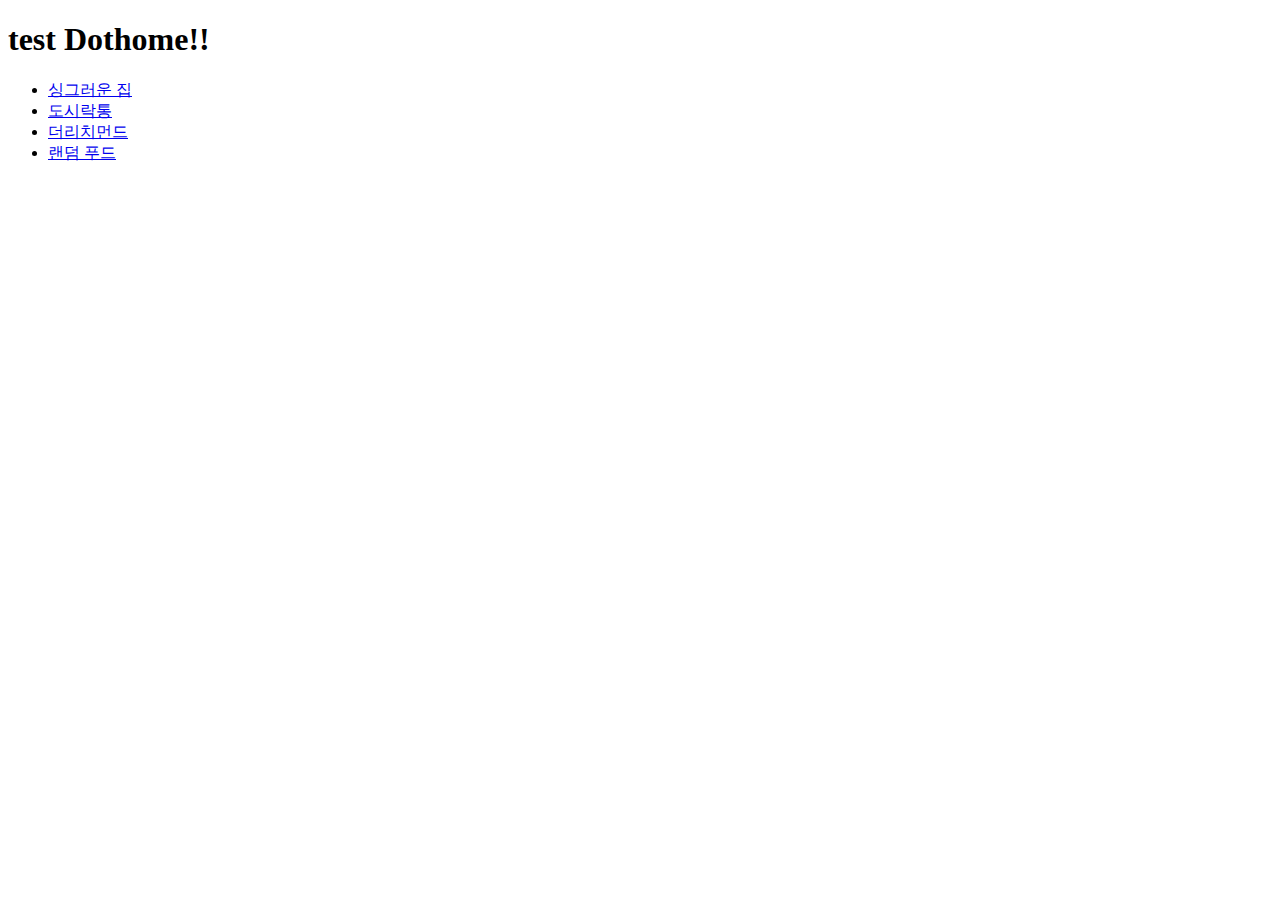
<file: index.html>
<!DOCTYPE html>
<html lang="en">
    <head>
        <meta charset="UTF-8" />
        <meta http-equiv="X-UA-Compatible" content="IE=edge" />
        <meta name="viewport" content="width=device-width, initial-scale=1.0" />
        <title>Document</title>
    </head>
    <body>
        <h1>test Dothome!!</h1>
        <ul>
            <li><a href="shouse/shouse.html">싱그러운 집</a></li>
            <li><a href="dosirak/dosirak.html">도시락통</a></li>
            <li><a href="therichmond/therichmond.html">더리치먼드</a></li>
            <li><a href="random_food/main.html">랜덤 푸드</a></li>
        </ul>
    </body>
</html>
</file>
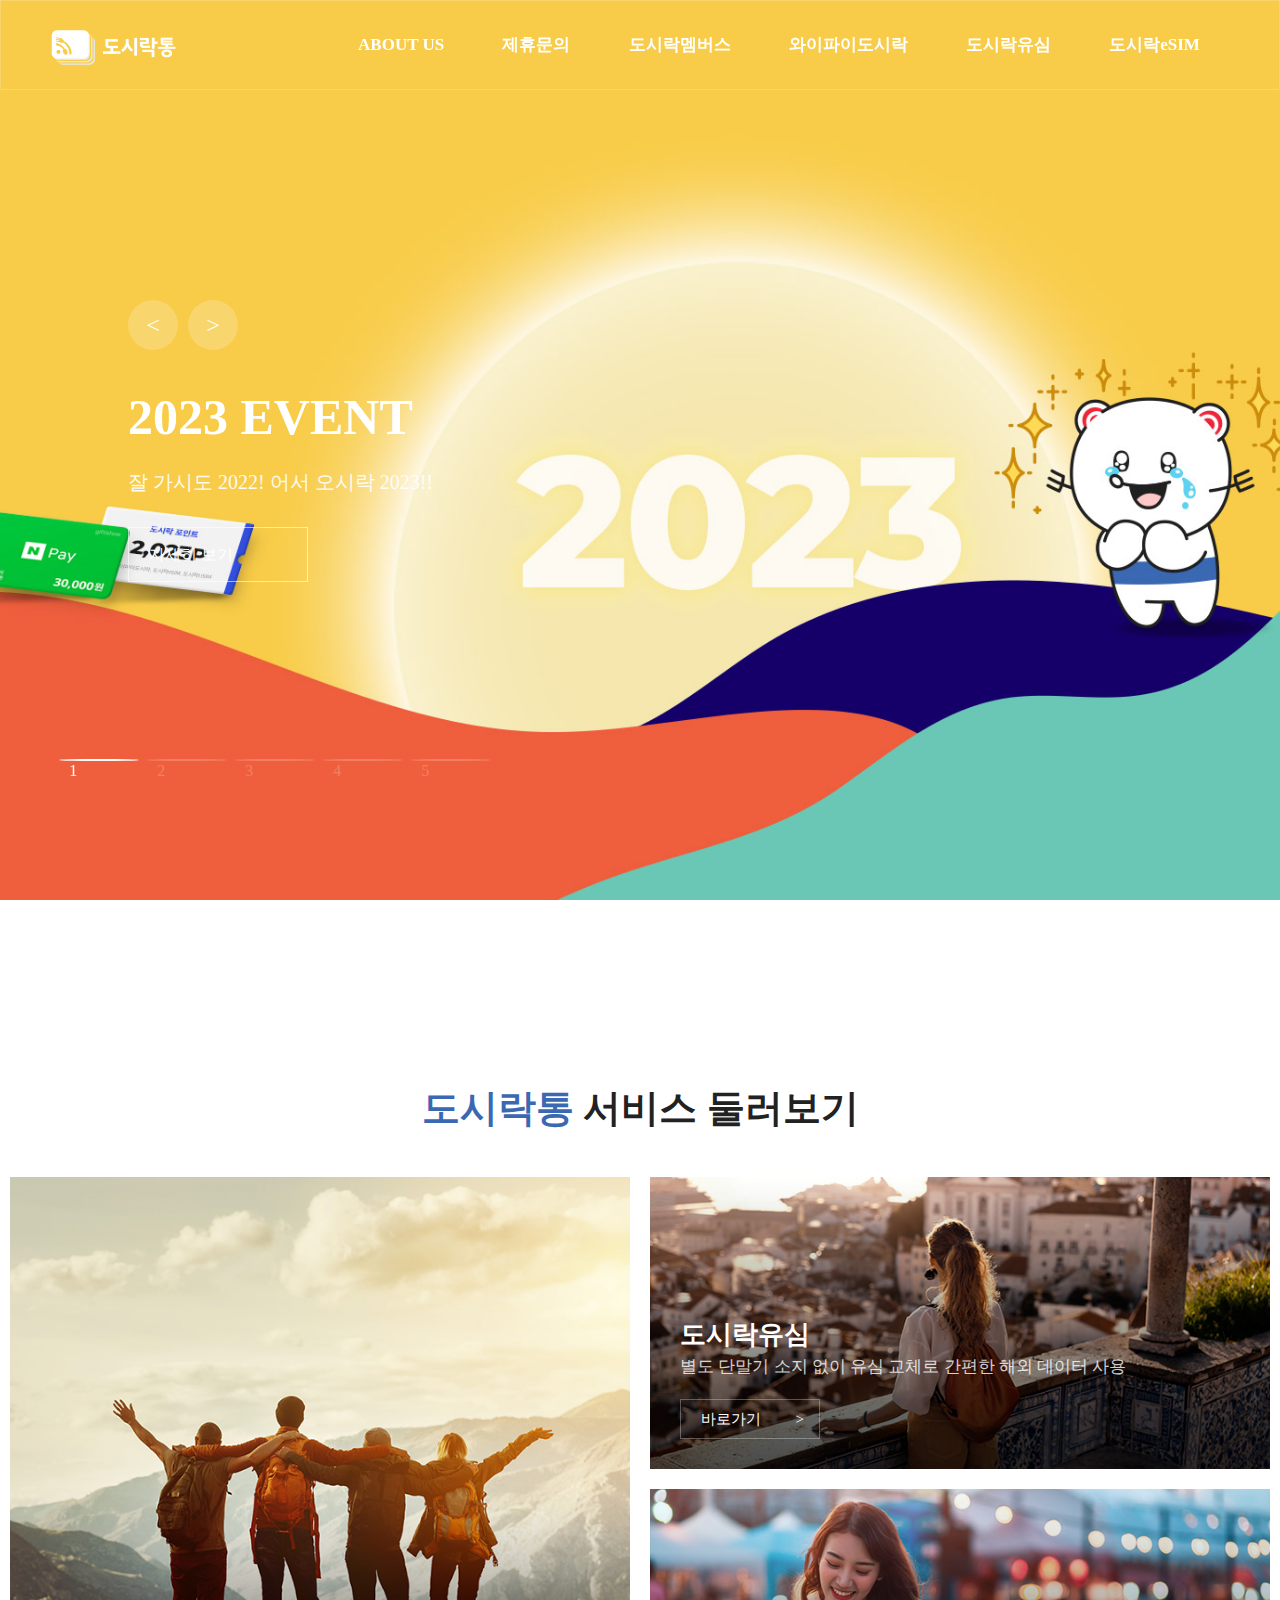
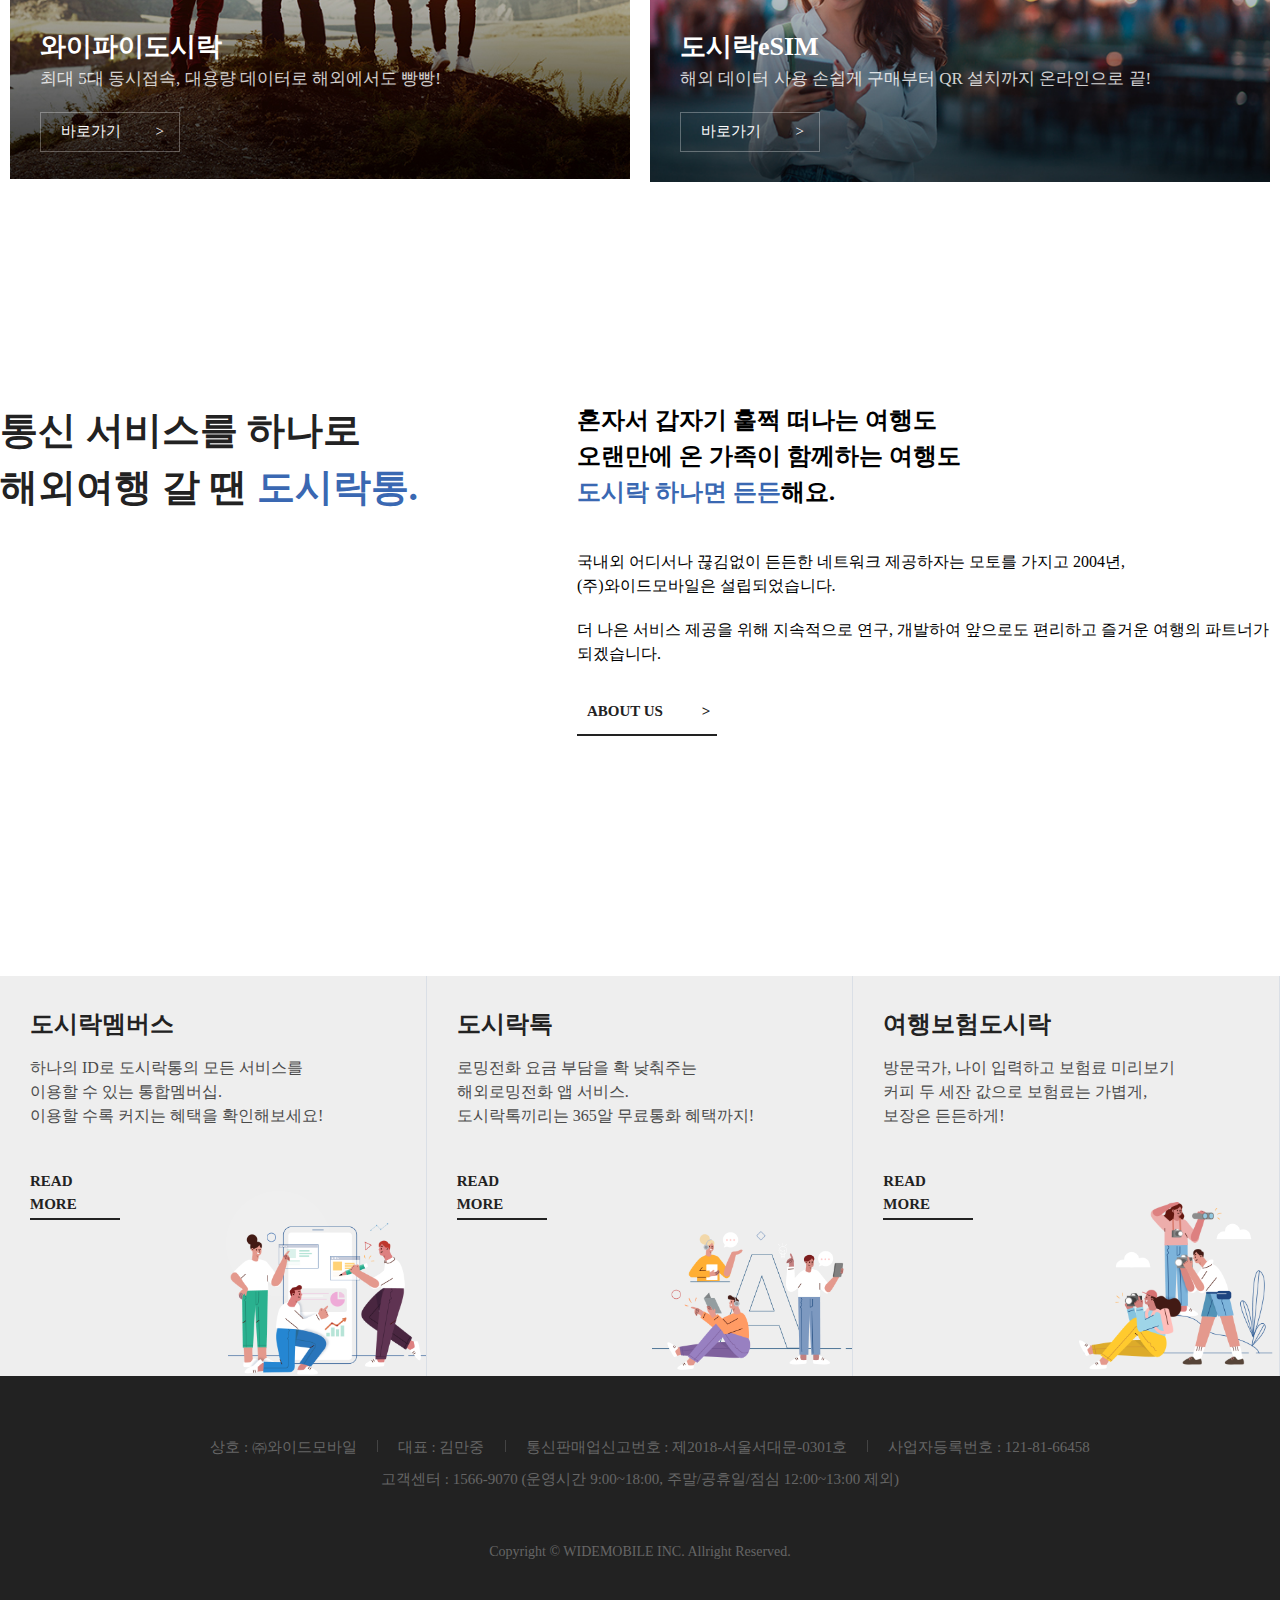
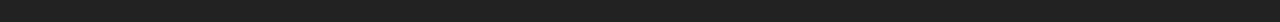
<file: dosirak/dosirak.html>
<!DOCTYPE html>
<html lang="ko">
<head>
  <meta charset="UTF-8">
  <meta http-equiv="X-UA-Compatible" content="IE=edge">
  <meta name="viewport" content="width=device-width, initial-scale=1.0">
  <link rel="stylesheet" href="css/common/reset.css">
  <link rel="stylesheet" href="css/dosirak.css">


   <!-- Link Swiper's CSS -->
   <link
   rel="stylesheet"
   href="https://cdn.jsdelivr.net/npm/swiper/swiper-bundle.min.css"
 />
  <title>dosirak</title>
</head>
<body>
  <header class="header">
    <h1><a href=""><img src="img/logo_white.png" class="logoImg"></a></h1>
    <nav>
      <ul>
        <li><a href="" class="gnbA">ABOUT US</a></li>
        <li><a href="" class="gnbA">제휴문의</a></li>
        <li><a href="" class="gnbA">도시락멤버스</a></li>
        <li><a href="" class="gnbA">와이파이도시락</a></li>
        <li><a href="" class="gnbA">도시락유심</a></li>
        <li><a href="" class="gnbA">도시락eSIM</a></li>
      </ul>
    </nav>
    <div class="btn_nav">
      <a href="">
        <span></span>
        <span></span>
        <span></span>
      </a>
    </div>
  </header>
  <main>
    <section>
      <!-- Swiper -->
    <div class="swiper mySwiper">
      <div class="swiper-wrapper">
        <div class="swiper-slide">
          <img src="img/221227_mainBan.jpg">
          <div class="slide_text">
            <h2>2023 EVENT</h2>
            <p>잘 가시도 2022! 어서 오시락 2023!!</p>
            <div class="btn_more">자세히 보기</div>
          </div>
        </div>
        <div class="swiper-slide">
          <img src="img/main_visual_1.jpg">
          <div class="slide_text">
            <h2>도시락통</h2>
            <p>도시락으로 다 통한다, 해외데이터는 도시락통</p>
            <div class="btn_more">자세히 보기</div>
          </div>
        </div>
        <div class="swiper-slide">
          <img src="img/main_visual_2.jpg">
          <div class="slide_text">
            <h2>와이파이도시락</h2>
            <p>여럿이 함께 쓰는 대용량 데이터, 장거리, 장기 할인은 기본</p>
            <div class="btn_more">자세히 보기</div>
          </div>
        </div>
        <div class="swiper-slide">
          <img src="img/main_visual_3.jpg">
          <div class="slide_text">
            <h2>도시락유심</h2>
            <p>믿을 수 있는 현지 통신사의 선불유심, 유심도 도시락으로! </p>
            <div class="btn_more">자세히 보기</div>
          </div>
        </div>
        <div class="swiper-slide">
          <img src="img/main_visual_4.jpg">
          <div class="slide_text">
            <h2>도시락eSIM</h2>
            <p>요금제, 통신사 변경 없이 데이터 충전가능한 아이폰유저를 위한 가장 간편한 로밍</p>
            <div class="btn_more">자세히 보기</div>
          </div>
        </div>
      </div>
      <!-- <div class="swiper-button-next"></div>
      <div class="swiper-button-prev"></div> -->
      <div class="arrows">
        <div class="left"> &lt; </div>
        <div class="right"> &gt; </div>
      </div>
      <div class="swiper-pagination"></div>

    </div>
      <!-- <div class="slide_wrap">
      <div class="slide">
        <div class="arrows">
          <div class="left"> &lt; </div>
          <div class="right"> &gt; </div>
        </div>
        <div class="slide_text">
          <h2>도시락유심</h2>
          <p>도시락으로 다 통한다, 해외데이터는 도시락통</p>
          <div class="btn_more">자세히 보기</div>
        </div>
      </div>
    </div> -->
    </section>
    <section id="service">
      <h2><span class="blue_txt">도시락통</span> 서비스 둘러보기</h2>
      <article>
        <div class="serv_big">
          <a href="#">
          <img src="img/main_service_img1.jpg" alt="">
          <div class="serv_txt">
            <h3>와이파이도시락</h3>
            <p>최대 5대 동시접속, 대용량 데이터로 해외에서도 빵빵!</p>
            <div>바로가기<span>&gt;</span></div>
          </div>
        </a>
        </div>
        <div class="serv_sm">
          <div>
            <a href="#">
              <img src="img/main_service_img2.jpg" alt="">
            <div class="serv_txt">
              <h3>도시락유심</h3>
              <p>별도 단말기 소지 없이 유심 교체로 간편한 해외 데이터 사용</p>
              <div>바로가기<span>&gt;</span></div>
            </div>
          </a>
          </div>
          <div>
            <a href="#">
              <img src="img/main_service_img3.jpg" alt="">
            <div class="serv_txt">
              <h3>도시락eSIM</h3>
            <p>해외 데이터 사용 손쉽게 구매부터 QR 설치까지 온라인으로 끝!</p>
              <div>바로가기<span>&gt;</span></div>
            </div>
          </a>
          </div>
        </div>
      </article>
    </section>
    <section id="about">
      <h2>통신 서비스를 하나로 
        <br>해외여행 갈 땐 <span class="blue_txt">도시락통.</span></h2>
      <article>
        <h3>혼자서 갑자기 훌쩍 떠나는 여행도
          <br>오랜만에 온 가족이 함께하는 여행도
          <br><span class="blue_txt">도시락 하나면 든든</span>해요.</h3>
        <div>
          <p>
            국내외 어디서나 끊김없이 든든한 네트워크 제공하자는 모토를 가지고 2004년,
            <br>(주)와이드모바일은 설립되었습니다.
          </p>
          <p>
            더 나은 서비스 제공을 위해 지속적으로 연구, 개발하여 앞으로도 편리하고 즐거운 여행의 파트너가
            되겠습니다.
          </p>
        </div>
        <div class="about_btn">
          <a href="#">ABOUT US
          <span>&gt;</span>
        </a>
        </div>
      </article>
    </section>
    <section id="banners">
      <article class="bannersA members">
        <a href="#">
        <h3 class="bannersTit active">도시락멤버스</h3>
        <p>하나의 ID로 도시락통의 모든 서비스를
          <br>이용할 수 있는 통합멤버십. 
          <br>이용할 수록 커지는 혜택을 확인해보세요!</p>
          <div class="bnr_btn">READ MORE</div>
        </a>
      </article>
      <article class="bannersA talk">
        <a href="#">
        <h3 class="bannersTit">도시락톡</h3>
        <p>로밍전화 요금 부담을 확 낮춰주는
          <br>해외로밍전화 앱 서비스.
          <br>도시락톡끼리는 365알 무료통화 혜택까지!</p>
          <div class="bnr_btn">READ MORE</div>
        </a>
      </article>
      <article class="bannersA insu">
        <a href="#">
        <h3 class="bannersTit">여행보험도시락</h3>
        <p>방문국가, 나이 입력하고 보험료 미리보기
        <br>커피 두 세잔 값으로 보험료는 가볍게,
        <br>보장은 든든하게!</p>
        <div class="bnr_btn">READ MORE</div>
      </a>
      </article>
    </section>
  </main>
  <footer>
    <div>
      <ul>
        <li>상호 : ㈜와이드모바일</li>
        <li>대표 : 김만중</li>
        <li>통신판매업신고번호 : 제2018-서울서대문-0301호</li>
        <li>사업자등록번호 : 121-81-66458</li>
      </ul>
      <div class="f_cs">고객센터 : 1566-9070 (운영시간 9:00~18:00, 주말/공휴일/점심 12:00~13:00 제외)</div>
    </div>
    <p>Copyright © WIDEMOBILE INC. Allright Reserved.</p>
  </footer>
</body>
</html>
 <!-- Swiper JS -->
 <script src="https://cdn.jsdelivr.net/npm/swiper/swiper-bundle.min.js"></script>
<script src="js/dosirak.js"></script>
</file>
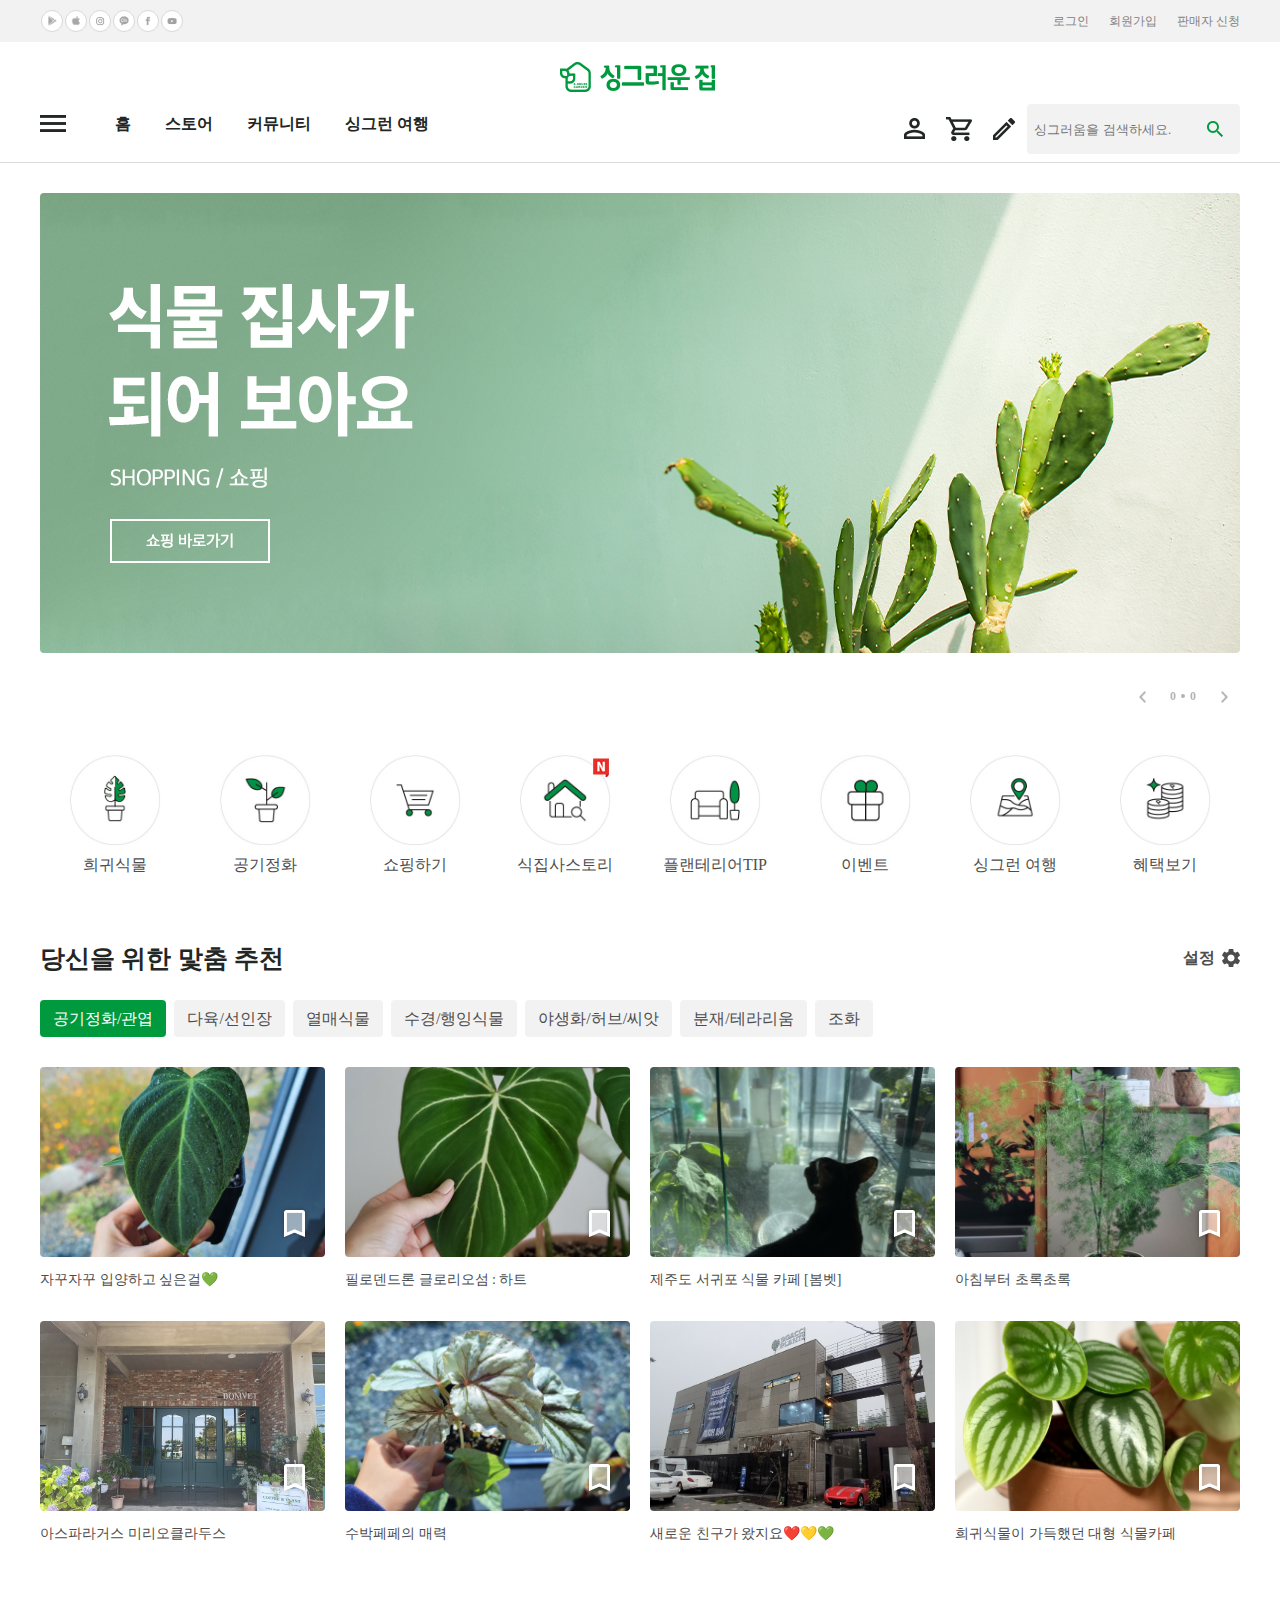
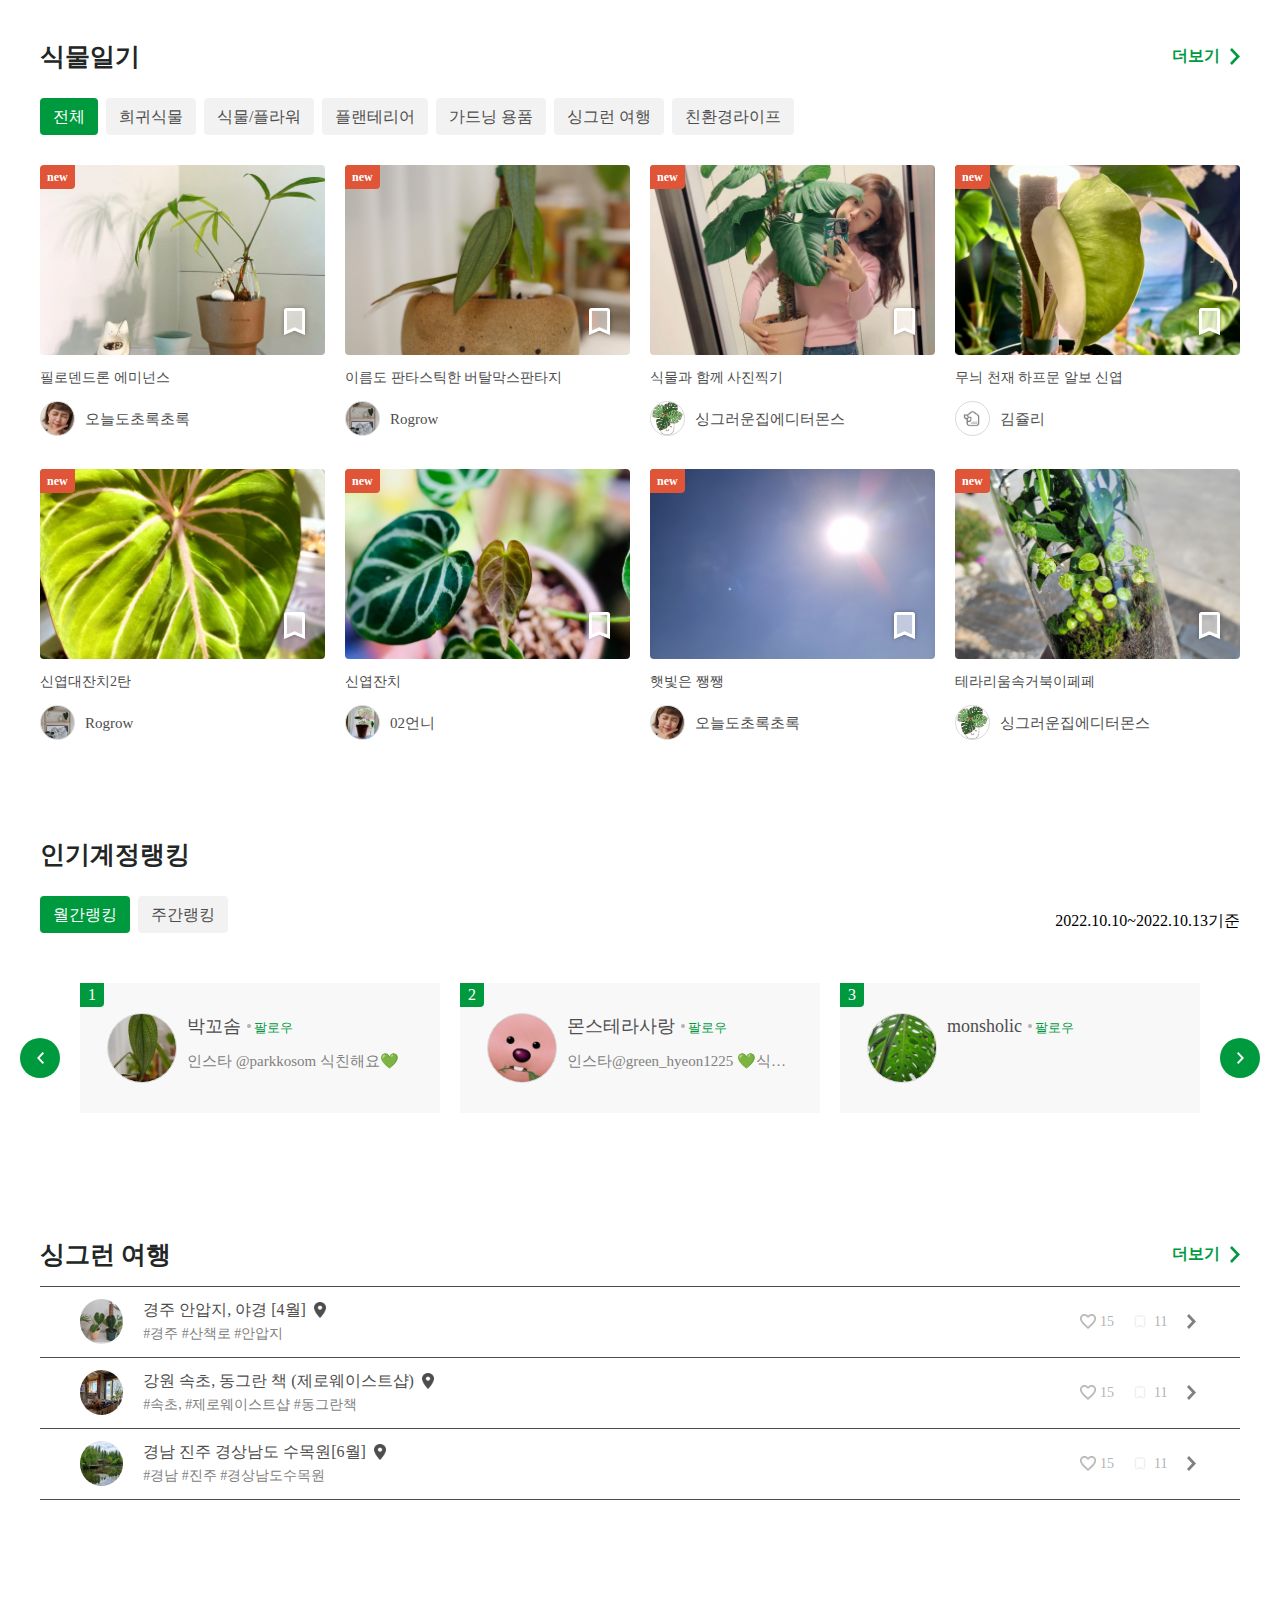
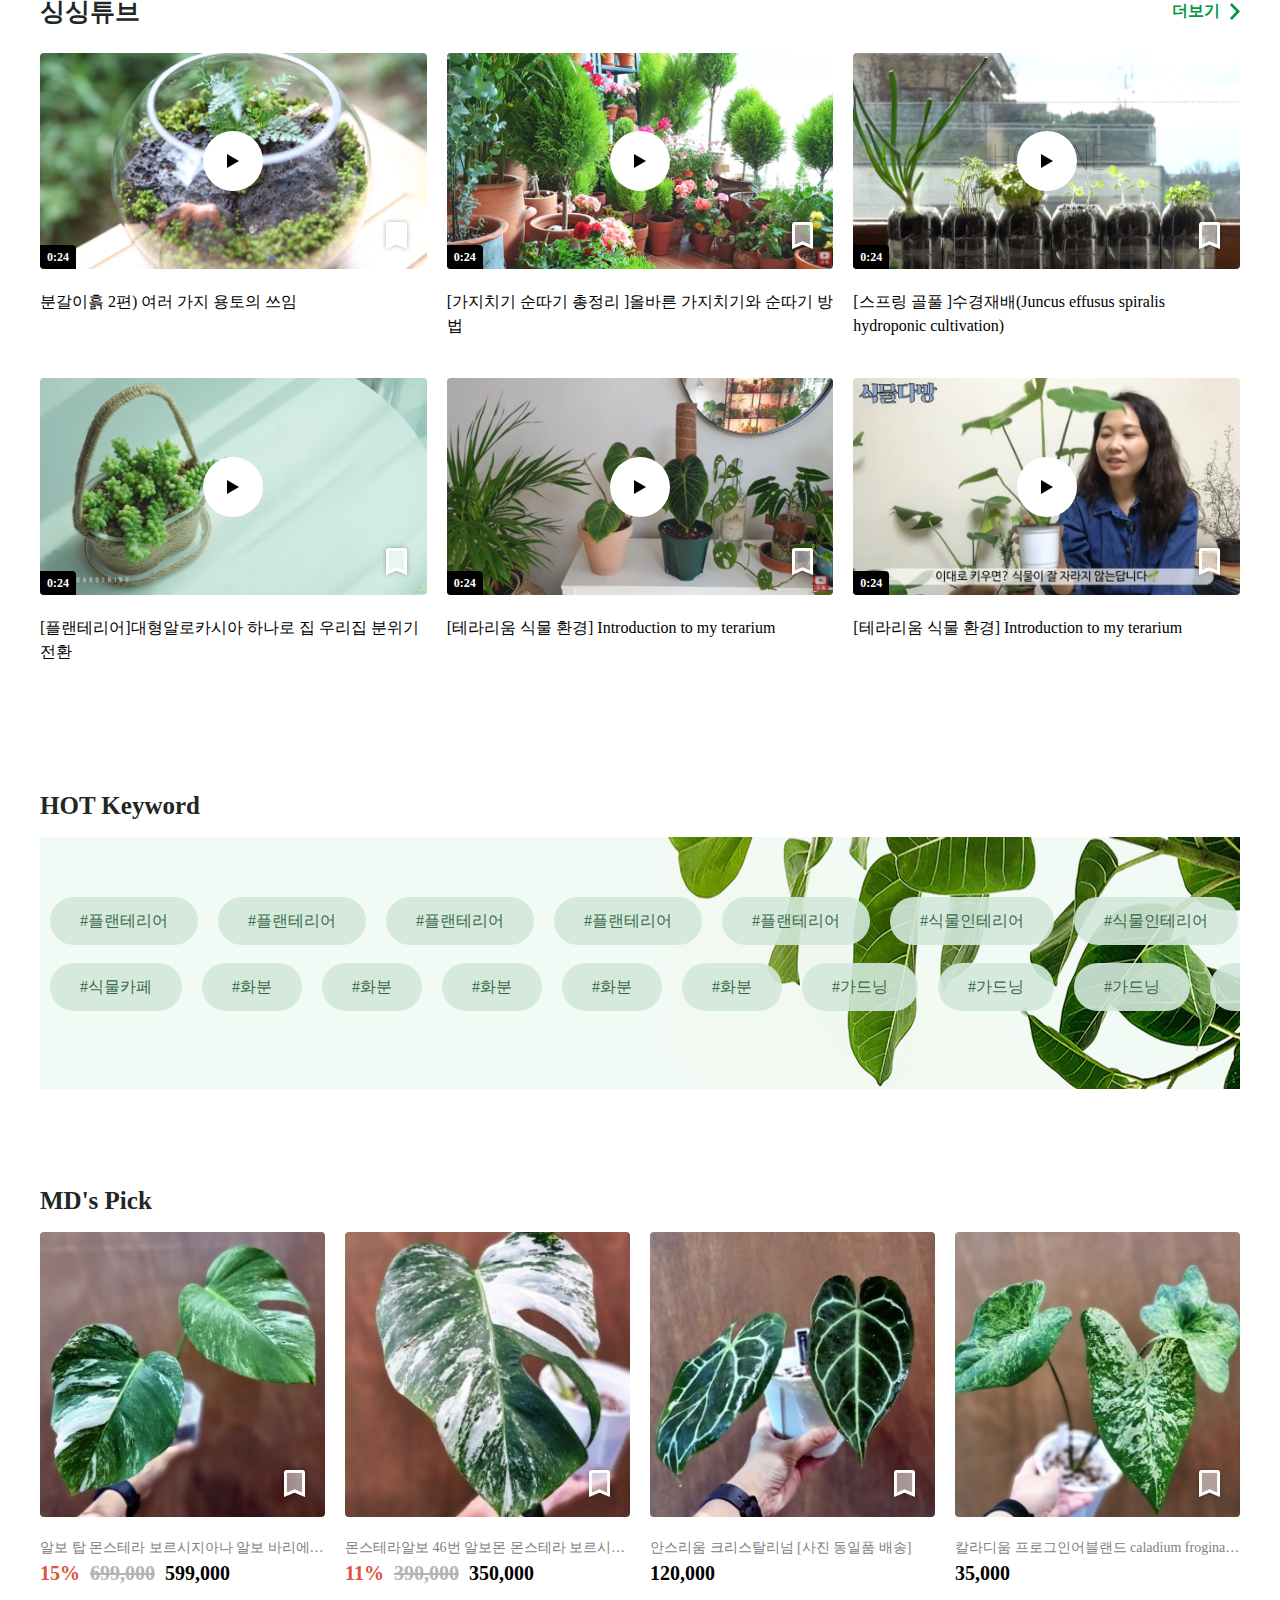
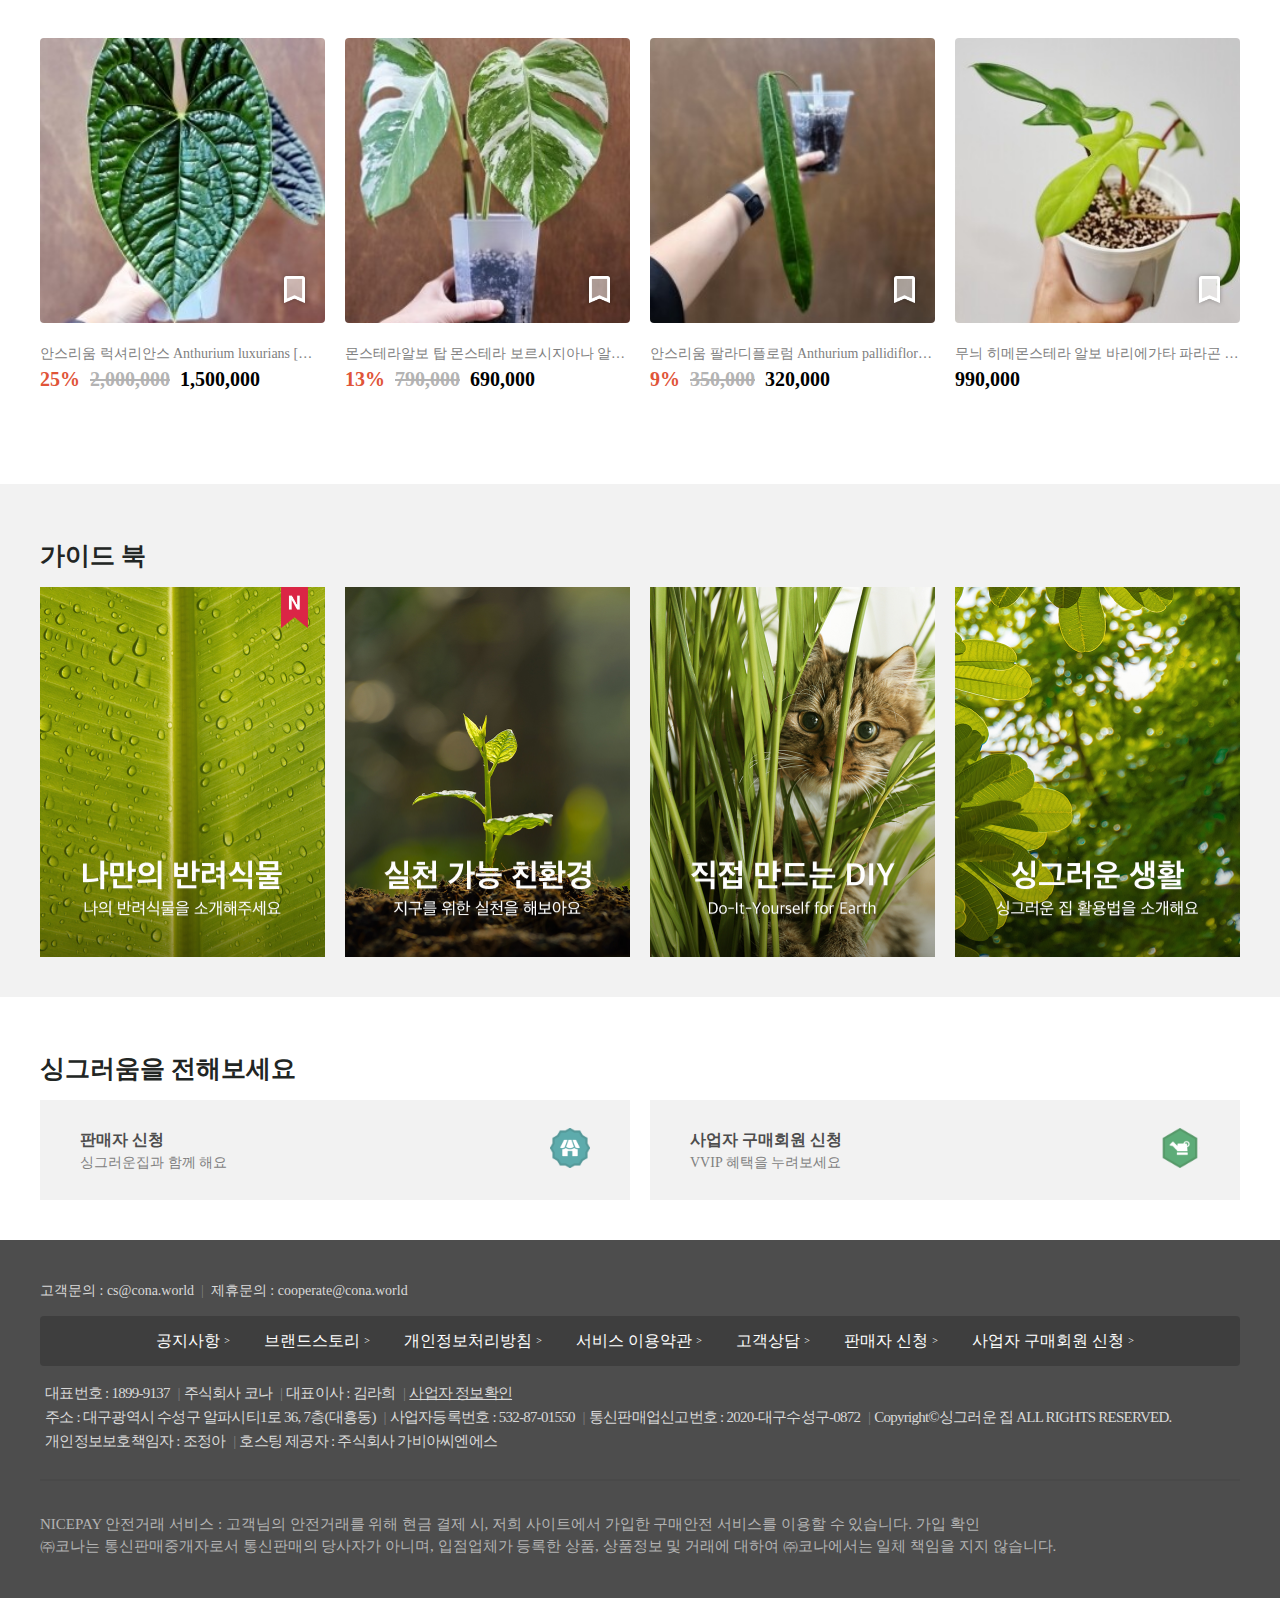
<file: shouse/shouse.html>
<!DOCTYPE html>
<html lang="en">
<head>
  <meta charset="UTF-8">
  <meta http-equiv="X-UA-Compatible" content="IE=edge">
  <meta name="viewport" content="width=device-width, initial-scale=1.0">
  <link rel="stylesheet" href="css/common/reset.css">
      <!-- Link Swiper's CSS -->
      <link
      rel="stylesheet"
      href="https://cdn.jsdelivr.net/npm/swiper/swiper-bundle.min.css"
    />
    <link rel="stylesheet" href="css/style-4.css">
  <title>shouse</title>
</head>
<body>
  <header>
  <div id="header_top_wrap">
    <div id="header_top" class="w1200">
      <div class="h_top_left">
        <ul>
          <li><a href="" class="gp">구글</a></li>
          <li><a href="" class="ap">애플</a></li>
          <li><a href="" class="ip">인스타</a></li>
          <li><a href="" class="cp">카카오</a></li>
          <li><a href="" class="fp">페이스북</a></li>
          <li><a href="" class="yp">유튜브</a></li>
        </ul>
      </div>
      <div class="h_top_right">
        <ul>
          <li><a href="">로그인</a></li>
          <li><a href="">회원가입</a></li>
          <li><a href="">판매자 신청</a></li>
        </ul>
      </div>
    </div>
  </div>
  <div id="header_bottom_wrap">
    <div id="header_bottom" class="w1200">
      <h1><a class="sp_common" href="#"></a></h1>
      <div id="h_bottom_fix">
        <div class="h_bot_nav">
          <div class="m_btn sp_common"></div>
          <nav>
            <ul>
              <li><a href="">홈</a></li>
              <li><a href="">스토어</a></li>
              <li><a href="">커뮤니티</a></li>
              <li><a href="">싱그런 여행</a></li>
            </ul>
          </nav>
        </div>
        <div class="h_bot_right">
          <ul>
            <li><a href="" class="sp_common mypage"></a></li>
            <li class="scrap_box"><a href="" class="sp_common h_scrap"></a></li>
            <li class="cart_box"><a href="" class="sp_common cart"></a></li>
            <li><a href="" class="sp_common write"></a></li>
          </ul>
          <div class="search">
            <input type="text" placeholder="싱그러움을 검색하세요.">
            <span class="sp_common"></span>
          </div>
        </div>
      </div>
    </div>
  </div>
</header>
  <main>
    <section class="w1200">
      <article class="slide_wrap">
          <div>
                  <!-- Swiper -->
      <div class="web swiper mySwiper">
        <div class="swiper-wrapper">
          <div class="swiper-slide sw_img1"></div>
          <div class="swiper-slide sw_img2"></div>
          <div class="swiper-slide sw_img3"></div>
          <div class="swiper-slide sw_img4"></div>
          <div class="swiper-slide sw_img5"></div>
          <div class="swiper-slide sw_img6"></div>
        </div>
        <!-- <div class="swiper-button-next"></div>
        <div class="swiper-button-prev"></div> -->
        <!-- <div class="swiper-pagination"></div> -->
      </div>
            <div class="mobile swiper mySwiper">
              <div class="swiper-wrapper">
                <div class="swiper-slide sw_mimg1"></div>
                <div class="swiper-slide sw_mimg2"></div>
                <div class="swiper-slide sw_mimg3"></div>
                <div class="swiper-slide sw_mimg4"></div>
                <div class="swiper-slide sw_mimg5"></div>
                <div class="swiper-slide sw_mimg6"></div>
              </div>
              <!-- <div class="swiper-button-next"></div>
              <div class="swiper-button-prev"></div> -->
              <!-- <div class="swiper-pagination"></div> -->
            </div>
          </div>
      </article>
      <div class="slide_arrow">
        <ul>
          <li><a href="" class="slide_prev"></a></li>
          <li class="swiper-pagination"></li>
          <li><a href="" class="slide_next"></a></li>
        </ul>
      </div>
      <div class="slide_arrow_m">
        <ul>
          <li>1</li>
          <li class="slide_dot_m">6</li>
        </ul>
      </div>
    </section>
    <section class="w1200">
      <ul class="thumnail">
        <li>
          <a href="">
            <div><img src="img/event_view_banner_221007154056.jpg" alt=""></div>
            <h4>희귀식물</h4>
           </a>
        </li>
        <li>
          <a href="">
            <div><img src="img/event_view_banner_221007154133.jpg" alt=""></div>
            <h4>공기정화</h4>
           </a>
        </li>
        <li>
          <a href="">
            <div><img src="img/event_view_banner_211129174015.jpg" alt=""></div>
            <h4>쇼핑하기</h4>
           </a>
        </li>
        <li>
          <a href="">
            <div class="new_cate"><img src="img/event_view_banner_211129174025.jpg" alt=""></div>
            <h4>식집사스토리</h4>
           </a>
        </li>
        <li>
          <a href="">
            <div><img src="img/event_view_banner_211129172522.jpg" alt=""></div>
            <h4>플랜테리어TIP</h4>
           </a>
        </li>
        <li>
          <a href="">
            <div><img src="img/event_view_banner_220812144131.jpg" alt=""></div>
            <h4>이벤트</h4>
           </a>
        </li>
        <li>
          <a href="">
            <div><img src="img/event_view_banner_211129172542.jpg" alt=""></div>
            <h4>싱그런 여행</h4>
           </a>
        </li>
        <li>
          <a href="">
            <div><img src="img/event_view_banner_211129172551.jpg" alt=""></div>
            <h4>혜택보기</h4>
           </a>
        </li>
      </ul>
    </section>
    <section class="w1200 p40">
      <div class="title_wrap">
        <h2>당신을 위한 맟춤 추천</h2>
        <div class="setting"><a href="">설정</a></div>
      </div>
      <div class="tab_wrap">
        <ul>
          <li><div class="recTablink active">공기정화/관엽</div></li>
          <li><div class="recTablink">다육/선인장</div></li>
          <li><div class="recTablink">열매식물</div></li>
          <li><div class="recTablink">수경/행잉식물</div></li>
          <li><div class="recTablink">야생화/허브/씨앗</div></li>
          <li><div class="recTablink">분재/테라리움</div></li>
          <li><div class="recTablink">조화</div></li>
        </ul>
      </div>
      <article class="lst_gallery">
        <figure>
          <a href="">
            <div class="thum_img recom1-1">
              <span></span>
            </div>
            <figurecaption>자꾸자꾸 입양하고 싶은걸💚</figurecaption>
          </a>
        </figure>
        <figure>
          <a href="">
            <div class="thum_img recom1-2">
              <span></span>
            </div>
            <figurecaption>필로덴드론 글로리오섬 : 하트</figurecaption>
          </a>
        </figure>
        <figure>
          <a href="">
            <div class="thum_img recom1-3">
              <span></span>
            </div>
            <figurecaption>제주도 서귀포 식물 카페 [봄벳]</figurecaption>
          </a>
        </figure>
        <figure>
          <a href="">
            <div class="thum_img recom1-4">
              <span></span>
            </div>
            <figurecaption>아침부터 초록초록</figurecaption>
          </a>
        </figure>
        <figure class="desk">
          <a href="">
            <div class="thum_img recom1-5">
              <span></span>
            </div>
            <figurecaption>아스파라거스 미리오클라두스 </figurecaption>
          </a>
        </figure>
        <figure class="desk">
          <a href="">
            <div class="thum_img recom1-6">
              <span></span>
            </div>
            <figurecaption>수박페페의 매력</figurecaption>
          </a>
        </figure>
        <figure class="desk">
          <a href="">
            <div class="thum_img recom1-7">
              <span></span>
            </div>
            <figurecaption>새로운 친구가 왔지요❤️💛💚</figurecaption>
          </a>
        </figure>
        <figure class="desk">
          <a href="">
            <div class="thum_img recom1-8">
              <span></span>
            </div>
            <figurecaption>희귀식물이 가득했던 대형 식물카페</figurecaption>
          </a>
        </figure>
      </article>
    </section>
    <section class="w1200 p40">
      <div class="title_wrap">
        <h2>식물일기</h2>
        <div class="more_btn"><a href="">더보기</a></div>
      </div>
      <div class="tab_wrap">
        <ul>
          <li><div class="diaryTablink active">전체</div></li>
          <li><div class="diaryTablink">희귀식물</div></li>
          <li><div class="diaryTablink">식물/플라워</div></li>
          <li><div class="diaryTablink">플랜테리어</div></li>
          <li><div class="diaryTablink">가드닝 용품</div></li>
          <li><div class="diaryTablink">싱그런 여행</div></li>
          <li><div class="diaryTablink">친환경라이프</div></li>
        </ul>
      </div>
      <article class="lst_gallery">
        <figure class="gal_thum">
          <a href="">
            <div class="thum_img thum1-1">
              <span></span>
            </div>
            <figurecaption>필로덴드론 에미넌스</figurecaption>
            <ul class="user_id">
              <li class="user_img user_img1"></li>
              <li class="user_name">오늘도초록초록</li>
            </ul>
          </a>
        </figure>
        <figure class="gal_thum">
          <a href="">
            <div class="thum_img thum1-2">
              <span></span>
            </div>
            <figurecaption>이름도 판타스틱한 버탈막스판타지</figurecaption>
            <ul class="user_id">
              <li class="user_img user_img2"></li>
              <li class="user_name">Rogrow</li>
            </ul>
          </a>
        </figure>
        <figure class="gal_thum">
          <a href="">
            <div class="thum_img thum1-3">
              <span></span>
            </div>
            <figurecaption>식물과 함께 사진찍기</figurecaption>
            <ul class="user_id">
              <li class="user_img user_img3"></li>
              <li class="user_name">싱그러운집에디터몬스</li>
            </ul>
          </a>
        </figure>
        <figure class="gal_thum">
          <a href="">
            <div class="thum_img thum1-4">
              <span></span>
            </div>
            <figurecaption>무늬 천재 하프문 알보 신엽</figurecaption>
            <ul class="user_id">
              <li class="user_img user_img4"></li>
              <li class="user_name">김쥴리</li>
            </ul>
          </a>
        </figure>
        <figure class="gal_thum desk">
          <a href="">
            <div class="thum_img thum1-5">
              <span></span>
            </div>
            <figurecaption>신엽대잔치2탄</figurecaption>
            <ul class="user_id">
              <li class="user_img user_img5"></li>
              <li class="user_name">Rogrow</li>
            </ul>
          </a>
        </figure>
        <figure class="gal_thum desk">
          <a href="">
            <div class="thum_img thum1-6">
              <span></span>
            </div>
            <figurecaption>신엽잔치</figurecaption>
            <ul class="user_id">
              <li class="user_img user_img6"></li>
              <li class="user_name">02언니</li>
            </ul>
          </a>
        </figure>
        <figure class="gal_thum desk">
          <a href="">
            <div class="thum_img thum1-7">
              <span></span>
            </div>
            <figurecaption>햇빛은 쨍쨍</figurecaption>
            <ul class="user_id">
              <li class="user_img user_img7"></li>
              <li class="user_name">오늘도초록초록</li>
            </ul>
          </a>
        </figure>
        <figure class="gal_thum desk">
          <a href="">
            <div class="thum_img thum1-8">
              <span></span>
            </div>
            <figurecaption>테라리움속거북이페페</figurecaption>
            <ul class="user_id">
              <li class="user_img user_img8"></li>
              <li class="user_name">싱그러운집에디터몬스</li>
            </ul>
          </a>
        </figure>
      </article>
      <div class="moreStory_btn">
        <a href="">더많은 스토리 보기</a></div>
    </section>
    <section class="w1200 p40 lank">
      <div class="title_wrap">
        <h2>인기계정랭킹</h2>
      </div>
      <div class="tab_wrap">
        <ul>
          <li><div class="tablink active" onclick="tabOpen(event,'tab1')">월간랭킹</div></li>
          <li><div class="tablink" onclick="tabOpen(event,'tab2')">주간랭킹</div></li>
        </ul>
        <p class="desk">2022.10.10~2022.10.13기준</p>
      </div>
      <article class="lank_users">
        <div class="tabcont" id="tab1">
        <ul> 
          <li>
            <span>1</span>
            <div class="lank_u_img u_img1">
              <a href=""></a>
            </div>
            <div class="lank_u_txt">
              <div><a href="">박꼬솜</a><span><a href="">팔로우</a></span></div>
              <p>인스타 @parkkosom   식친해요💚</p>
            </div>
          </li>
          <li>
            <span>2</span>
            <div class="lank_u_img u_img2">
              <a href=""></a>
            </div>
            <div class="lank_u_txt">
              <div><a href="">몬스테라사랑</a><span><a href="">팔로우</a></span></div>
              <p>인스타@green_hyeon1225 💚식집사 리지</p>
            </div>
          </li>
          <li>
            <span>3</span>
            <div class="lank_u_img u_img3">
              <a href=""></a>
            </div>
            <div class="lank_u_txt">
              <div><a href="">monsholic</a><span><a href="">팔로우</a></span></div>
              <p></p>
            </div>
          </li>
        </ul>
      </div>
      <div class="tabcont" id="tab2">
        <ul>
          <li>
            <span>1</span>
            <div class="lank_u_img u_img4">
              <a href=""></a>
            </div>
            <div class="lank_u_txt">
              <div><a href="">감성을 심다</a><span><a href="">팔로우</a></span></div>
              <p>수발들다 고히 잠들다.</p>
            </div>
          </li>
          <li>
            <span>2</span>
            <div class="lank_u_img u_img5">
              <a href=""></a>
            </div>
            <div class="lank_u_txt">
              <div><a href="">크레이지가이</a><span><a href="">팔로우</a></span></div>
              <p></p>
            </div>
          </li>
          <li>
            <span>3</span>
            <div class="lank_u_img u_img6">
              <a href=""></a>
            </div>
            <div class="lank_u_txt">
              <div><a href="">김쥴리</a><span><a href="">팔로우</a></span></div>
              <p>초보 식집사</p>
            </div>
          </li>
        </ul>
      </div>
        <div class="lank_arrow">
          <div class="lank_prev"></div>
          <div class="lank_next"></div>
        </div>
      </article>
      <div class="lank_date mobile">2022.10.10~2022.10.13기준</div>
    </section>
    <section class="w1200 p40 travel">
      <div class="title_wrap">
        <h2>싱그런 여행</h2>
        <div class="more_btn"><a href="">더보기</a></div>
      </div>
      <article>
        <ul>
          <li>
            <a href="" class="travel_wrap">
            <div class="img img1"></div>
            <div class="txt">
              <p class="tit_txt">경주 안압지, 야경 [4월]</p>
              <p class="hash_txt"> #경주 #산책로 #안압지</p>
            </div>
            <ul class="icons">
              <li class="heart">15</li>
              <li class="scrap">11</li>
              <li class="arrow_r"></li>
            </ul>
          </a>
        </li>
          <li>
            <a href="" class="travel_wrap">
            <div class="img img2"></div>
            <div class="txt">
              <p class="tit_txt">강원 속초, 동그란 책 (제로웨이스트샵)</p>
              <p class="hash_txt"> #속초, #제로웨이스트샵 #동그란책</p>
            </div>
            <ul class="icons">
              <li class="heart">15</li>
              <li class="scrap">11</li>
              <li class="arrow_r"></li>
            </ul>
          </a>
        </li>
          <li>
            <a href="" class="travel_wrap">
            <div class="img img3"></div>
            <div class="txt">
              <p class="tit_txt"> 경남 진주 경상남도 수목원[6월]</p>
              <p class="hash_txt"> #경남 #진주 #경상남도수목원</p>
            </div>
            <ul class="icons">
              <li class="heart">15</li>
              <li class="scrap">11</li>
              <li class="arrow_r"></li>
            </ul>
          </a>
        </li>
        </ul>
      </article>
      <div class="moreStory_btn">
        <a href="">더많은 싱그런 여행 보기</a></div>
    </section>
    <section class="w1200 p40">
      <div class="title_wrap">
        <h2>싱싱튜브</h2>
        <div class="more_btn"><a href="">더보기</a></div>
      </div>
      <article class="tube_wrap">
        <figure>
          <div class="tub_img img1">
            <span class="time">0:24</span>
            <span class="play"></span>
            <span class="scrap"></span>
          </div>
          <figcaption>분갈이흙 2편) 여러 가지 용토의 쓰임</figcaption>
        </figure>
        <figure>
          <div class="tub_img img2">
            <span class="time">0:24</span>
            <span class="play"></span>
            <span class="scrap"></span>
          </div>
          <figcaption>[가지치기 순따기 총정리 ]올바른 가지치기와 순따기 방법</figcaption>
        </figure>
        <figure>
          <div class="tub_img img3">
            <span class="time">0:24</span>
            <span class="play"></span>
            <span class="scrap"></span>
          </div>
          <figcaption>[스프링 골풀 ]수경재배(Juncus effusus spiralis hydroponic cultivation)</figcaption>
        </figure>
        <figure>
          <div class="tub_img img4">
            <span class="time">0:24</span>
            <span class="play"></span>
            <span class="scrap"></span>
          </div>
          <figcaption>[플랜테리어]대형알로카시아 하나로 집 우리집 분위기 전환 </figcaption>
        </figure>
        <figure>
          <div class="tub_img img5">
            <span class="time">0:24</span>
            <span class="play"></span>
            <span class="scrap"></span>
          </div>
          <figcaption>[테라리움 식물 환경] Introduction to my terarium</figcaption>
        </figure>
        <figure>
          <div class="tub_img img6">
            <span class="time">0:24</span>
            <span class="play"></span>
            <span class="scrap"></span>
          </div>
          <figcaption>[테라리움 식물 환경] Introduction to my terarium</figcaption>
        </figure>
      </article>
      <div class="moreStory_btn">
        <a href="">더많은 싱싱튜브 보기</a></div>
    </section>
    <section class="w1200 p40">
      <div class="title_wrap">
        <h2>HOT Keyword</h2>
      </div>
      <article class="keyword">
        <ul>
          <li><a href="">#플랜테리어</a></li>
          <li><a href="">#플랜테리어</a></li>
          <li><a href="">#플랜테리어</a></li>
          <li><a href="">#플랜테리어</a></li>
          <li><a href="">#플랜테리어</a></li>
          <li><a href="">#식물인테리어</a></li>
          <li><a href="">#식물인테리어</a></li>
          <li><a href="">#식물인테리어</a></li>
          <li><a href="">#식물인테리어</a></li>
          <li><a href="">#식물인테리어</a></li>
          <li><a href="">#식물카페</a></li>
          <li><a href="">#식물카페</a></li>
          <li><a href="">#식물카페</a></li>
          <li><a href="">#식물카페</a></li>
          <li><a href="">#식물카페</a></li>
          <li><a href="">#화분</a></li>
          <li><a href="">#화분</a></li>
          <li><a href="">#화분</a></li>
          <li><a href="">#화분</a></li>
          <li><a href="">#화분</a></li>
          <li><a href="">#가드닝</a></li>
          <li><a href="">#가드닝</a></li>
          <li><a href="">#가드닝</a></li>
          <li><a href="">#가드닝</a></li>
          <li><a href="">#가드닝</a></li>
          <li><a href="">#베란다정원</a></li>
          <li><a href="">#베란다정원</a></li>
          <li><a href="">#베란다정원</a></li>
          <li><a href="">#베란다정원</a></li>
          <li><a href="">#베란다정원</a></li>
        </ul>
      </article>
      </section>
    <section class="w1200 p40">
      <div class="title_wrap">
        <h2>MD's Pick</h2>
      </div>
      <article class="pick">
        <figure>
          <div class="pick_img pick_img1">
            <span class="scrap"></span>
          </div>
          <figcaption>
            <p>알보 탑 몬스테라 보르시지아나 알보 바리에가타 [사진 동일품 배송]</p>
            <ul>
              <li class="discount">15%</li>
              <li class="price">699,000</li>
              <li class="sale">599,000</li>
            </ul>
          </figcaption>
        </figure>
        <figure>
          <div class="pick_img pick_img2">
            <span class="scrap"></span>
          </div>
          <figcaption>
            <p>몬스테라알보 46번 알보몬 몬스테라 보르시지아나 알보 바리에가타 [사진 동일품 배송]</p>
            <ul>
              <li class="discount">11%</li>
              <li class="price">390,000</li>
              <li class="sale">350,000</li>
            </ul>
          </figcaption>
        </figure>
        <figure>
          <div class="pick_img pick_img3">
            <span class="scrap"></span>
          </div>
          <figcaption>
            <p>안스리움 크리스탈리넘 [사진 동일품 배송]</p>
            <ul>
              <!-- <li class="discount"></li>
              <li class="price"></li> -->
              <li class="sale">120,000</li>
            </ul>
          </figcaption>
        </figure>
        <figure>
          <div class="pick_img pick_img4">
            <span class="scrap"></span>
          </div>
          <figcaption>
            <p>칼라디움 프로그인어블랜드 caladium froginablander</p>
            <ul>
              <!-- <li class="discount"></li>
              <li class="price"></li> -->
              <li class="sale">35,000</li>
            </ul>
          </figcaption>
        </figure>
        <figure>
          <div class="pick_img pick_img5">
            <span class="scrap"></span>
          </div>
          <figcaption>
            <p>안스리움 럭셔리안스 Anthurium luxurians [사진 동일품 배송]</p>
            <ul>
              <li class="discount">25%</li>
              <li class="price">2,000,000</li>
              <li class="sale">1,500,000</li>
            </ul>
          </figcaption>
        </figure>
        <figure>
          <div class="pick_img pick_img6">
            <span class="scrap"></span>
          </div>
          <figcaption>
            <p>몬스테라알보 탑 몬스테라 보르시지아나 알보 바리에가타 [사진 동일품 배송]</p>
            <ul>
              <li class="discount">13%</li>
              <li class="price">790,000</li>
              <li class="sale">690,000</li>
            </ul>
          </figcaption>
        </figure>
        <figure>
          <div  class="pick_img pick_img7">
            <span class="scrap"></span>
          </div>
          <figcaption>
            <p>안스리움 팔라디플로럼 Anthurium pallidiflorum [사진 동일품 배송]</p>
            <ul>
              <li class="discount">9%</li>
              <li class="price">350,000</li>
              <li class="sale">320,000</li>
            </ul>
          </figcaption>
        </figure>
        <figure>
          <div class="pick_img pick_img8">
            <span class="scrap"></span>
          </div>
          <figcaption>
            <p>무늬 히메몬스테라 알보 바리에가타 파라곤  Rhaphidophora tetrasperma</p>
            <ul>
              <!-- <li class="discount"></li>
              <li class="price"></li> -->
              <li class="sale">990,000</li>
            </ul>
          </figcaption>
        </figure>
      </article>
    </section>
    <section class="bgGray p40">
      <div class="title_wrap w1200">
        <h2>가이드 북</h2>
      </div>
      <article class="guide w1200">
        <div class="guide_img guide_img1">
          <a href="">
            <span class="new"></span>
          </a>
        </div>
        <div class="guide_img guide_img2"><a href=""></a></div>
        <div class="guide_img guide_img3"><a href=""></a></div>
        <div class="guide_img guide_img4"><a href=""></a></div>
      </article>
    </section>
    <section class="w1200 p40">
      <div class="title_wrap w1200">
        <h2>싱그러움을 전해보세요</h2>
      </div>
      <article class="quick_link">
        <div class="seller">
          <div>
            <h4>판매자 신청</h4>
            <p>싱그러운집과 함께 해요</p>
          </div>
          <span class="sell_img"></span>
        </div>
        <div class="vvip">
          <div>
            <h4>사업자 구매회원 신청</h4>
            <p>VVIP 혜택을 누려보세요</p>
          </div>
          <span class="vvip_img"></span>
        </div>
      </article>
      </section>
  
  </main>
  <footer>
    <div class="w1200 p40">
      <div class="f_top">
        <p>고객문의 : cs@cona.world</p>
        <span> | </span>
        <p>제휴문의 : cooperate@cona.world</p>
      </div>
      <nav>
        <ul>
          <li><a href="">공지사항</a></li>
          <li><a href="">브랜드스토리</a></li>
          <li><a href="">개인정보처리방침</a></li>
          <li><a href="">서비스 이용약관</a></li>
        </ul>
        <ul>
          <li><a href="">고객상담</a></li>
          <li><a href="">판매자 신청</a></li>
          <li><a href="">사업자 구매회원 신청</a></li>
        </ul>
      </nav>
      <div class="f_middle">
        <ul>
          <li>대표번호 : 1899-9137</li>
          <li>주식회사 코나</li>
          <li>대표이사 : 김라희</li>
          <li><a href="">사업자 정보확인</a></li>
        </ul>
        <ul>
          <li>주소 : 대구광역시 수성구 알파시티1로 36, 7층(대흥동)</li>
          <li>사업자등록번호 : 532-87-01550</li>
          <li>통신판매업신고번호 : 2020-대구수성구-0872</li>
          <li>Copyright©싱그러운 집 ALL RIGHTS RESERVED.</li>
        </ul>
        <ul>
          <li>개인정보보호책임자 : 조정아</li>
          <li>호스팅 제공자 : 주식회사 가비아씨엔에스</li>
        </ul>
      </div>
      <div class="f_bottom">
        <p>NICEPAY 안전거래 서비스 : 고객님의 안전거래를 위해 현금 결제 시, 저희 사이트에서 가입한 구매안전 서비스를 이용할 수 있습니다.  가입 확인</p>
        <p>㈜코나는 통신판매중개자로서 통신판매의 당사자가 아니며, 입점업체가 등록한 상품, 상품정보 및 거래에 대하여 ㈜코나에서는 일체 책임을 지지 않습니다.</p>
      </div>
    </div>
  </footer>
</body>
<script src="https://cdn.jsdelivr.net/npm/swiper/swiper-bundle.min.js"></script>
<script src="js/shouse.js"></script>
</html>
</file>
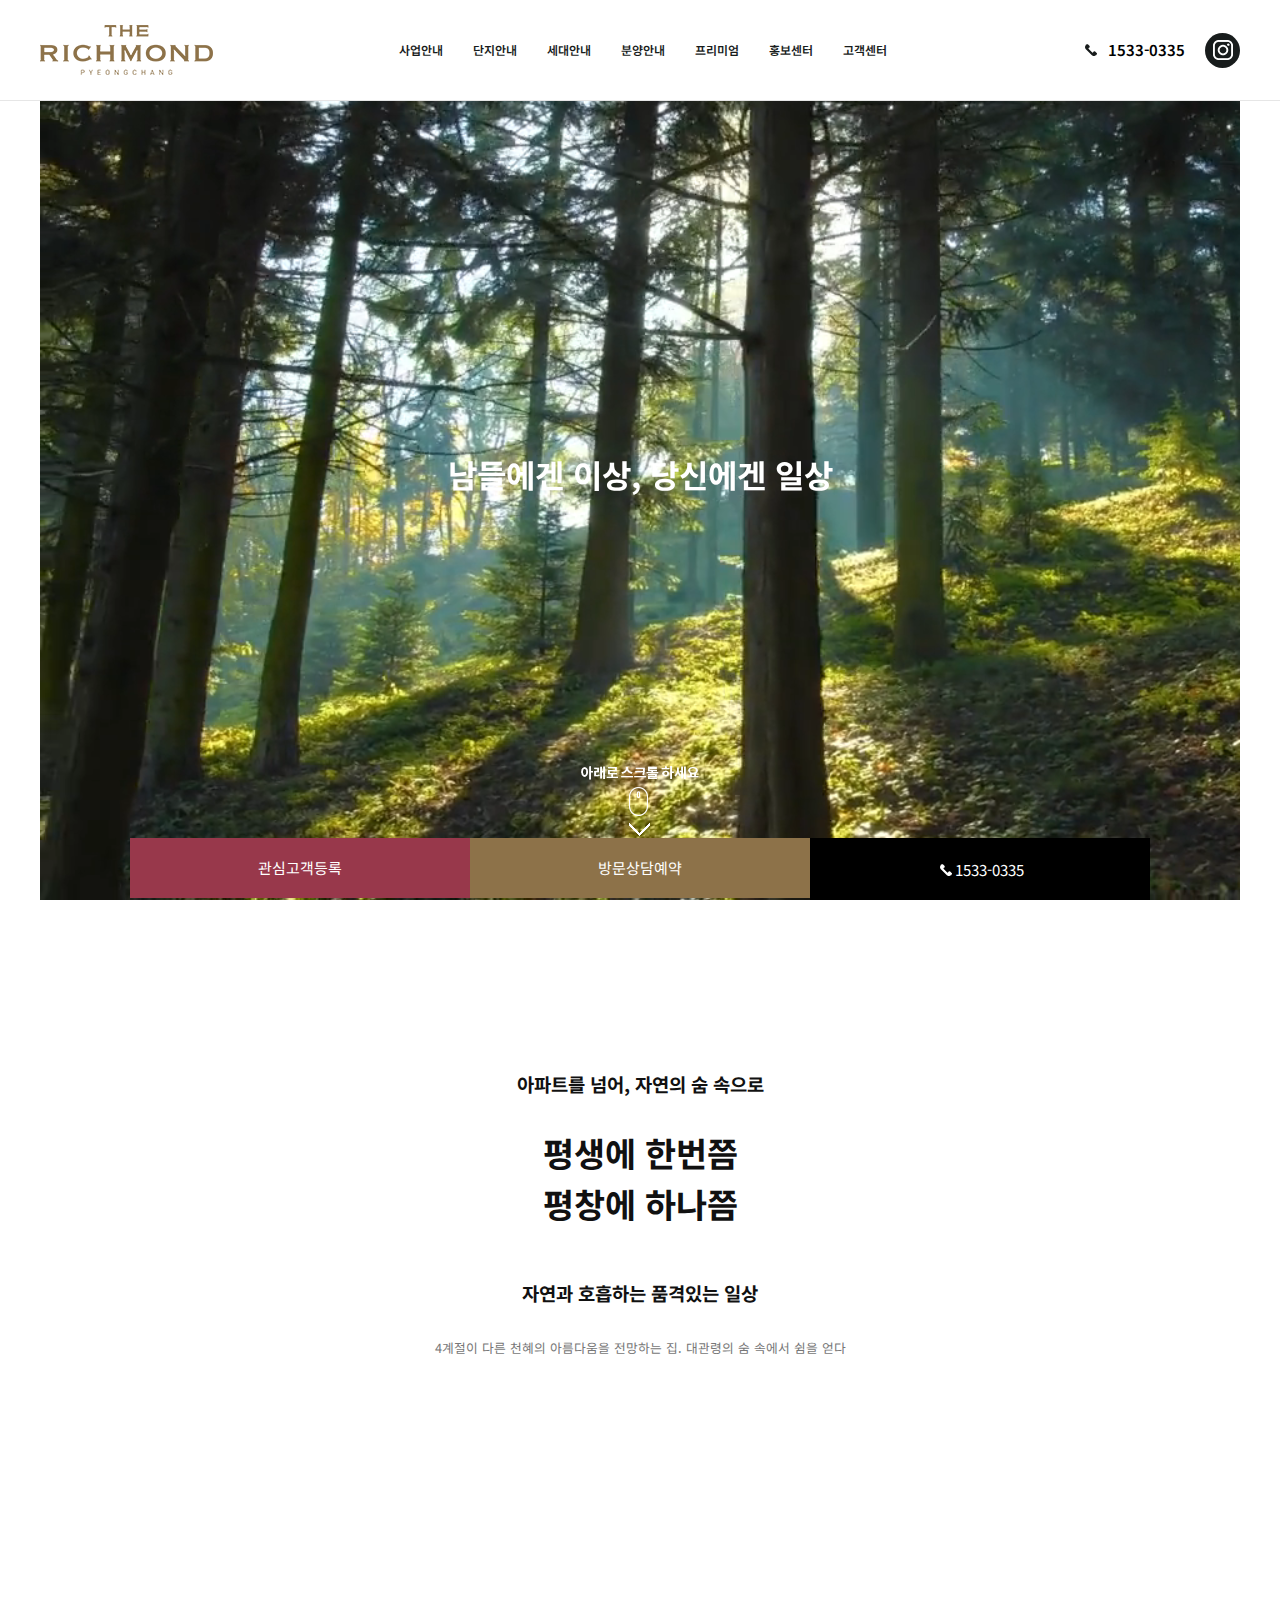
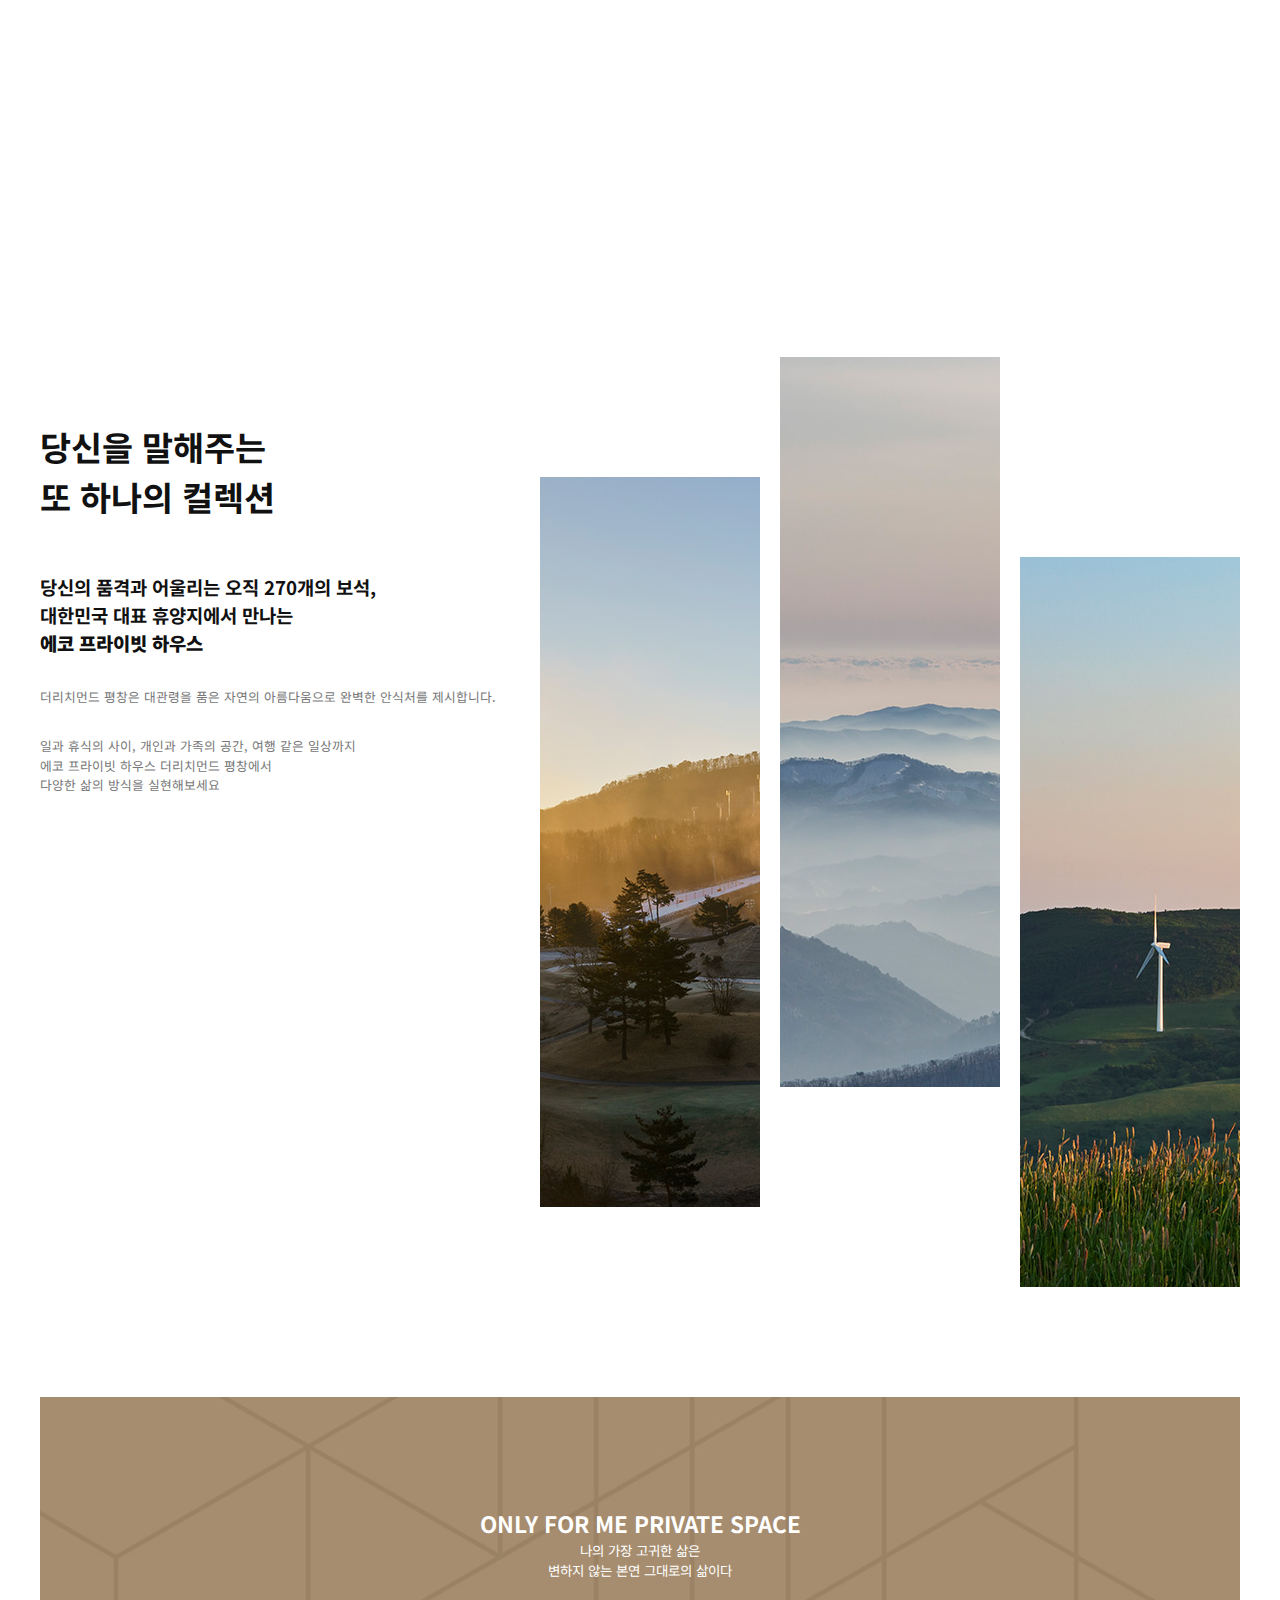
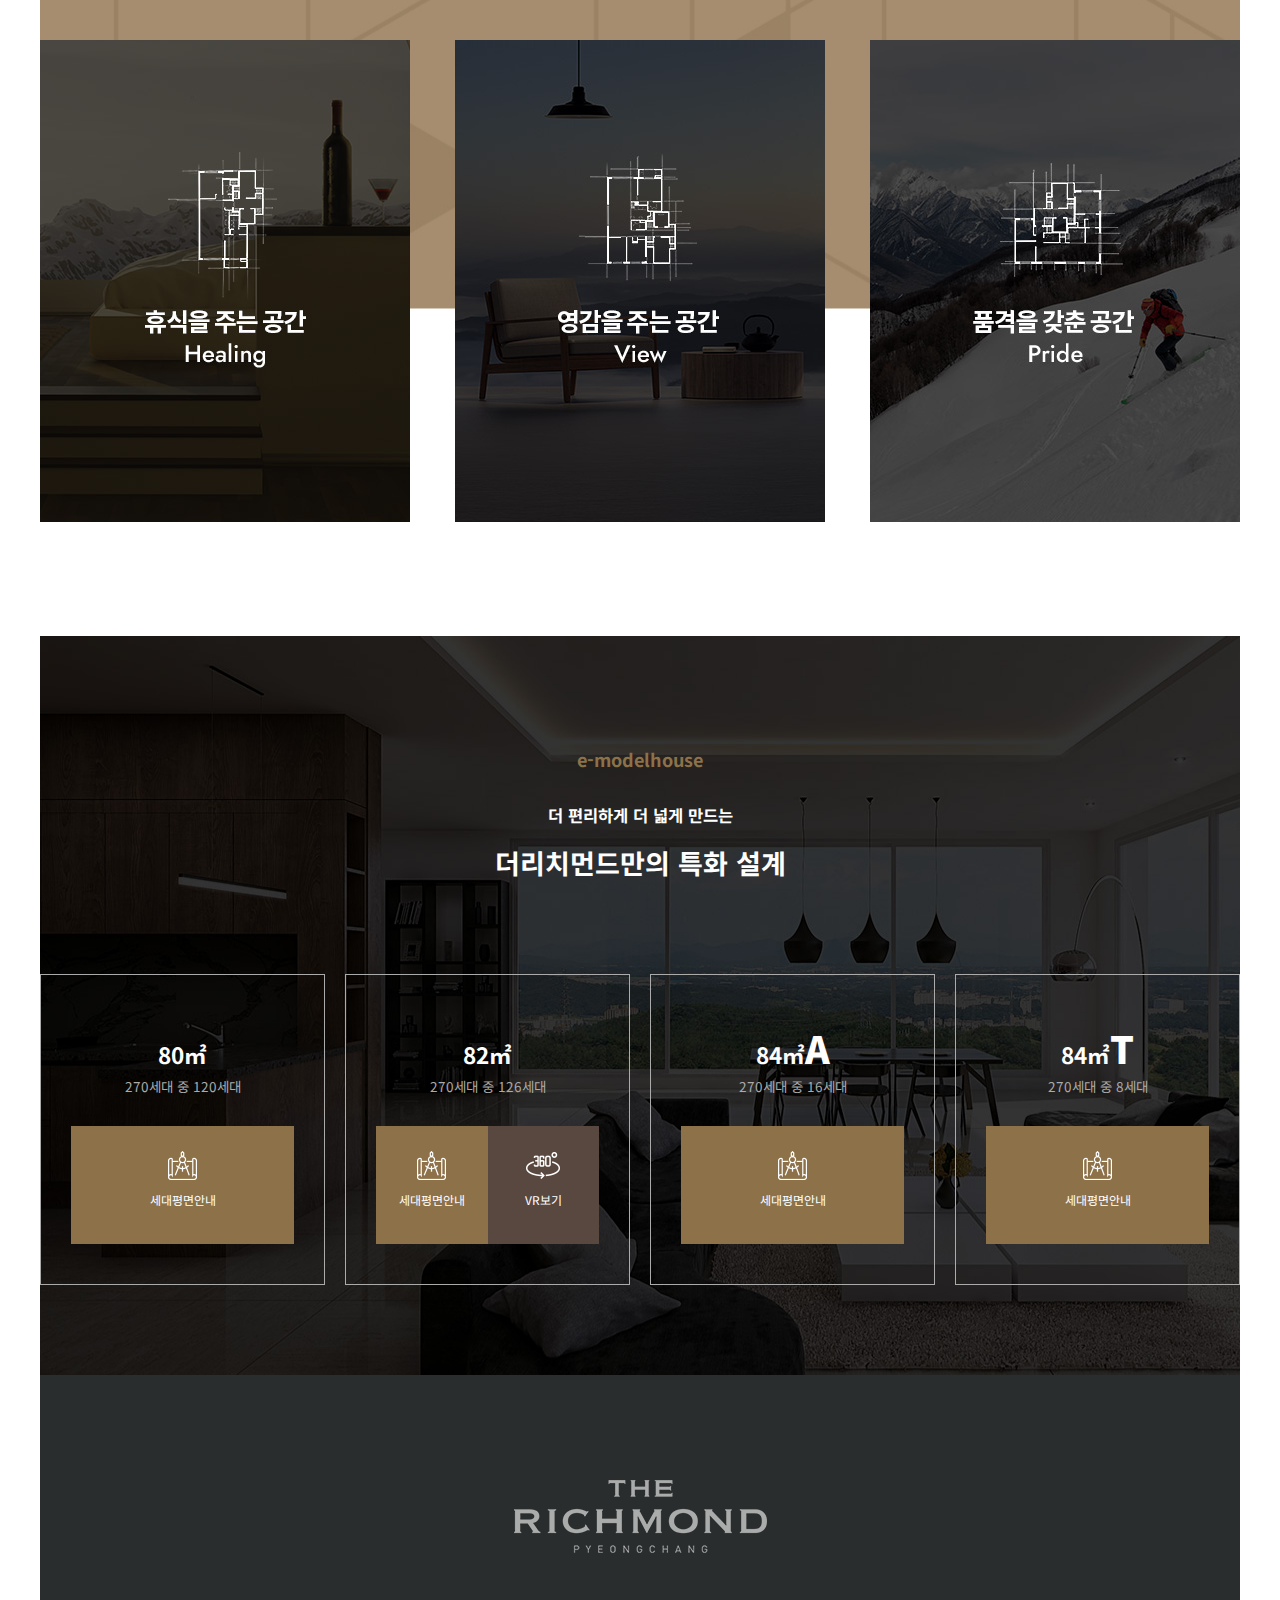
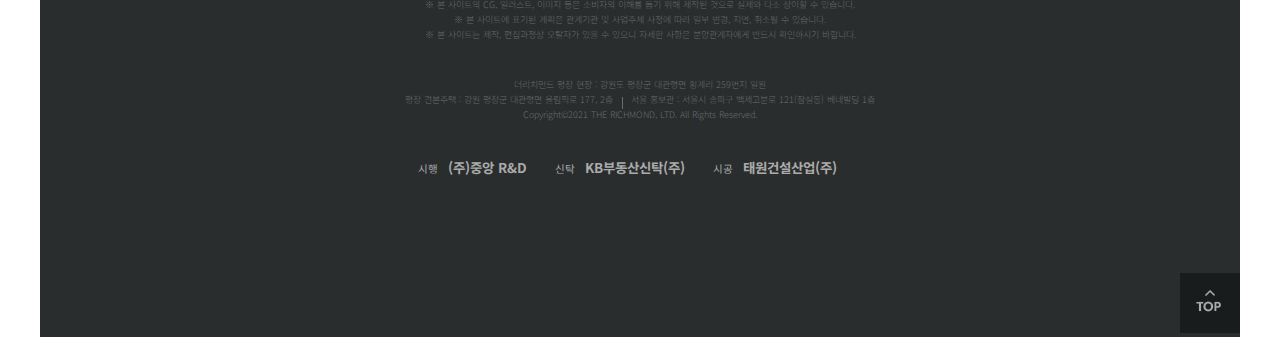
<file: therichmond/therichmond.html>
<!DOCTYPE html>
<html lang="ko">
<head>
  <meta charset="UTF-8">
  <meta http-equiv="X-UA-Compatible" content="IE=edge">
  <meta name="viewport" content="width=device-width, initial-scale=1.0">
  <link rel="stylesheet" href="css/common/reset.css">
    <!-- Link Swiper's CSS -->
    <link
      rel="stylesheet"
      href="https://cdn.jsdelivr.net/npm/swiper/swiper-bundle.min.css"
    />
  <link rel="stylesheet" href="css/style.css">
  <title>index</title>
</head>
<body>
  <header class="w100">
    <div id="mobile_nav">
      <a href="">
        <span></span>
        <span></span>
        <span></span>
      </a>
    </div>
    <h1 id="h_logo"><a href=""></a></h1>
    <nav id="gnb">
      <div id="gnb_bg"></div>
      <ul>
        <li>
          <a href="">사업안내</a>
          <ul class="lnb">
            <li><a href="">사업개요</a></li>
            <li><a href="">입지환경</a></li>
            <li><a href="">브랜드소개</a></li>
            <li><a href="">오시는길</a></li>
          </ul>
        </li>
        <li><a href="">단지안내</a>
          <ul class="lnb">
            <li><a href="">단지설계</a></li>
            <li><a href="">커뮤니티</a></li>
            <li><a href="">단지배치도</a></li>
            <li><a href="">동호수배치도</a></li>
          </ul>
        </li>
        <li><a href="">세대안내</a>
          <ul class="lnb">
            <li><a href="">평면정보</a></li>
            <li><a href="">E-모델하우스</a></li>
          </ul>
        </li>
        <li><a href="">분양안내</a>
          <ul class="lnb">
            <li><a href="">계약안내</a></li>
            <li><a href="">입주자 모집공고</a></li>
          </ul>
        </li>
        <li><a href="">프리미엄</a>
          <ul class="lnb">
            <li><a href="">입지 프리미엄</a></li>
            <li><a href="">상품 프리미엄</a></li>
          </ul>
        </li>
        <li><a href="">홍보센터</a>
          <ul class="lnb">
            <li><a href="">보도자료</a></li>
            <li><a href="">홍보영상</a></li>
            <li><a href="">갤러리</a></li>
            <li><a href="">E-카다로그</a></li>
          </ul>
        </li>
        <li><a href="">고객센터</a>
          <ul class="lnb">
            <li><a href="">관심고객등록</a></li>
            <li><a href="">방문 상담 예약</a></li>
          </ul>
        </li>
      </ul>
    </nav>
    <div id="h_icon">
      <div class="h_call">
        <a href="" class="call_icon"></a>
        <span class="call_txt">1533-0335</span></div>
      <div class="h_insta"><a href=""></a></div>
    </div>
  </header>
  <main class="w100">
    <section class="main_1">
      <div class="video_wrap">
        <video autoplay muted loop>
          <source src="img/vis11.mp4" type="video/mp4">
        </video>
        <h2>남들에겐 이상, 당신에겐 일상</h2>
      </div>
      <div class="scroll">
        <img src="img/scroll.png">
      </div>
    </section>
    <section id="main_2">
      <article class="center">
        <h4 class="p30">아파트를 넘어, 자연의 숨 속으로</h4>
        <h2 class="p50">평생에 한번쯤
					<br>평창에 하나쯤
				</h2>
        <h4 class="p30">자연과 호흡하는 품격있는 일상</h4>
        <p>4계절이 다른 천혜의 아름다움을 전망하는 집. 대관령의 숨 속에서 쉼을 얻다</p>
      </article>
      <div class="fix_bg"></div>
    </section>
    <section id="main_3">
      <article class="text">
        <h2 class="p50">당신을 말해주는<br>
          또 하나의 컬렉션
        </h2>
        <h4 class="p30">당신의 품격과 어울리는 오직 270개의 보석,<br>
          대한민국 대표 휴양지에서 만나는<br>
          <strong>에코 프라이빗 하우스</strong></h4>
          <p class="p30">더리치먼드 평창은 대관령을 품은 자연의 아름다움으로 완벽한 안식처를 제시합니다.</p>
          <p>일과 휴식의 사이, 개인과 가족의 공간, 여행 같은 일상까지<br>
						에코 프라이빗 하우스 더리치먼드 평창에서<br>
						다양한 삶의 방식을 실현해보세요 
					</p>
      </article>
      <article class="imgs">
        <div></div>
        <div></div>
        <div></div>
      </article>
        <!-- Swiper -->
    <div class="swiper mySwiper">
      <div class="swiper-wrapper">
        <div class="swiper-slide"><img src="img/main2-img1.jpg" alt=""></div>
        <div class="swiper-slide"><img src="img/main2-img2.jpg" alt=""></div>
        <div class="swiper-slide"><img src="img/main2-img3.jpg" alt=""></div>
      </div>
      <div class="swiper-pagination"></div>
    </div>
    </section>
    <section id="main_4">
      <article class="wh_text">
        <h3>ONLY FOR ME PRIVATE SPACE</h3>
        <p>나의 가장 고귀한 삶은<br>
            변하지 않는 본연 그대로의 삶이다
						</p>
      </article>
      <ul class="list_3 w1200">
        <li><img class="list" src="img/main3-img1.jpg"></li>
        <li><img class="list" src="img/main3-img2.jpg"></li>
        <li><img class="list" src="img/main3-img3.jpg"></li>
      </ul>
    </section>
    <section id="main_5">
      <article class="model_txt">
        <h4>e-modelhouse</h4>
        <h3>더 편리하게 더 넓게 만드는</h3>
        <h2>더리치먼드만의 <br class="main_5_br">특화 설계</h2>
      </article>
      <ul class="model_wrap w1200">
        <li class="model_box">
          <div>
            <div class="scale_txt p30">
              <h5><stroge>80</stroge>㎡<strong></strong></h5>
              <p>270세대 중 120세대</p>
            </div>
            <div class="scale_btn">
              <a class="Floor" href="">세대평면안내</a>
            </div>
          </div>
        </li>
        <li class="model_box">
          <div>
            <div class="scale_txt p30">
              <h5><stroge>82</stroge>㎡<strong></strong></h5>
              <p>270세대 중 126세대</p>
            </div>
            <div class="scale_btn">
              <a class="Floor" href="">세대평면안내</a>
              <a class="vr" href="">VR보기</a>
            </div>
          </div>
        </li>
        <li class="model_box">
          <div>
            <div class="scale_txt p30">
              <h5><stroge>84</stroge>㎡<strong>A</strong></h5>
              <p>270세대 중 16세대</p>
            </div>
            <div class="scale_btn">
              <a class="Floor" href="">세대평면안내</a>
            </div>
          </div>
        </li>
        <li class="model_box">
          <div>
            <div class="scale_txt p30">
              <h5><stroge>84</stroge>㎡<strong>T</strong></h5>
              <p>270세대 중 8세대</p>
            </div>
            <div class="scale_btn">
              <a class="Floor" href="">세대평면안내</a>
            </div>
          </div>
        </li>
      </ul>
    </section>


  </main>
  <footer class="w100">
    <div>
      <h1>
        <img src="img/foot_logo.png">
      </h1>
      <p>
        ※ 본 사이트의 CG, 일러스트, 이미지 등은 소비자의 이해를 돕기 위해 제작된 것으로 실제와 다소 상이할 수 있습니다.<br>
        ※ 본 사이트에 표기된 계획은 관계기관 및 사업주체 사정에 따라 일부 변경, 지연, 취소될 수 있습니다.<br>
        ※ 본 사이트는 제작, 편집과정상 오탈자가 있을 수 있으니 자세한 사항은 분양관계자에게 반드시 확인하시기 바랍니다.
      </p>
        <ul>
          <li>더리치먼드 평창 현장 : 강원도 평창군 대관령면 횡계리 259번지 일원</li>
          <li class="add bar">평창 견본주택 : 강원 평창군 대관령면 올림픽로 177,    2층</li>
          <li class="add">서울 홍보관 : 서울시 송파구 백제고분로 121(잠실동) 베네빌딩 1층</li>
          <li>Copyright©2021 THE RICHMOND, LTD. All Rights Reserved.</li>
        </ul>
    <div class="brand">
      <span>시행<b>(주)중앙 R&D</b></span>
      <span>신탁<b>KB부동산신탁(주)</b></span>
      <span>시공<b>태원건설산업(주)</b></span>
    </div>
    <div class="top_btn">
      <a href="">
        <img src="img/top.jpg" alt="">
      </a>
    </div>
  </div>
  </footer>
  <ul class="fix_bnr">
    <li><a class="customer" href="">관심고객등록</a></li>
    <li><a class="reserve" href="">방문상담예약</a></li>
    <li><a class="tel_num" href=""><span class="tel"></span>1533-0335</a></li>
  </ul>
</body>
 <!-- Swiper JS -->
 <script src="https://cdn.jsdelivr.net/npm/swiper/swiper-bundle.min.js"></script>

 <!-- Initialize Swiper -->
 <script>
   var swiper = new Swiper(".mySwiper", {
     slidesPerView: 1,
     spaceBetween: 30,
     keyboard: {
       enabled: true,
     },
     pagination: {
       el: ".swiper-pagination",
       clickable: true,
     },
     navigation: {
      //  nextEl: ".swiper-button-next",
      //  prevEl: ".swiper-button-prev",
     },
   });
 </script>
 <script src="js/richmond.js">
 </script>
</html>
</file>
<file: dosirak/css/dosirak.css>
.blue_txt{
  color: #3a68b2;
}





/*common*/


header{
  width: 100%;
  height: 90px;
  display: flex;
  align-items: center;
  justify-content: space-between;
  position: fixed;
  z-index: 99999;
  padding: 0 50px;
  top: 0; left: 0;
  box-sizing: border-box;
  /* background-color:blueviolet; */
  border: 1px solid rgba(255,255,255,0.2);
  transition-duration: .3s;
}
header.active{
  height: 80px;
  background-color: #fff;
  box-shadow: 10px 0 15px 0 rgb(0 0 0 / 10%);
}
header>h1{
  width: 125px; height: 30px;
}
header>h1 img{
  width: 100%;
}
nav{
  width: 100%;
  max-width: 900px;
  height: 100%;
}
nav>ul{
  height: 100%;
  display: flex;
}
nav>ul li{
  height: 100%;
  display: flex;
  align-items: center;
  flex: 1 auto;
  /*1씩 가다가 자리가 부족해지면 auto로 해라*/
  justify-content: center;
}
.gnbA{
  color: #fff;
  font-size: 17px;
  font-weight: bold;
  text-decoration: none;
  position: relative;
  transition-duration: .3s;
}
.gnbA.active{
  color: #222;
}
nav>ul li:hover a::after{
  width: 100%;
  opacity: 100%;
}
.gnbA::after{
  content: "";
  position: absolute;
  bottom: -5px; left: 0;
  width: 0;
  height: 2px;
  opacity: 0;
  background-color: #fff;
  transition: 0.3s, opacity 0.5s;
}
.gnbA.active::after{
  background-color: #222;
}
.btn_nav{
  display: none;
  width: 30px;
}
.btn_nav span{
  display: block;
  width: 100%;
  height: 2px;
  background-color: #fff;
  margin: 8px 0;
}
.btn_nav.active span{
  background-color: #000;
}
main{
  width: 100%;
  /* height: 600px; */
  /* background-color: rgb(23, 75, 57); */
}
/* !!!!!!!!!!!!! 스와이퍼 !!!!!!!!!!!!!!!!!! */

.swiper {
  /* position: relative; */
  width: 100%;
  height: 100vh;
}

.swiper-slide {
  width: 100%;
  height: 100%;
  text-align: center;
  font-size: 18px;
  background: #fff;

  /* Center slide text vertically */
  display: -webkit-box;
  display: -ms-flexbox;
  display: -webkit-flex;
  display: flex;
  -webkit-box-pack: center;
  -ms-flex-pack: center;
  -webkit-justify-content: center;
  justify-content: center;
  -webkit-box-align: center;
  -ms-flex-align: center;
  -webkit-align-items: center;
  align-items: center;
}
.swiper-slide img {
  display: block;
  width: 100%;
  height: 100%;
  object-fit: cover;
}
.swiper-pagination-clickable .swiper-pagination-bullet{
  width: 80px;
  height: 2px;
  background-color: #fff;
  color: #fff;
  text-align: left;
  padding: 0 10px;
  box-sizing: border-box;
}
.swiper-horizontal>.swiper-pagination-bullets, .swiper-pagination-bullets.swiper-pagination-horizontal, .swiper-pagination-custom, .swiper-pagination-fraction{
  left: -28.5% !important;
  bottom: 13% !important;
}

/* .slide_wrap{
  width: 100%;
  height: 100vh;
  max-height: 970px;
  position: relative;
  background-image: url(../img/main_visual_1.jpg);
  background-size: cover;
}
.slide{
  width: 100%;
  max-width: 1480px;
  height: 100%;
  position: relative;
  margin: 0 auto;
  padding: 20px;
  box-sizing: border-box;
  /* background-color: rgba(255,255,255,0.6); */
/* } */
.arrows{
  position: absolute;
  left: 10%; top: 30%;
  display: flex;
  z-index: 1;
}
.arrows>div{
  width: 60px; height: 60px;
  border-radius: 50%;
  background-color: rgba(255,255,255,0.2);
  color: #fff;
  font-size: 24px;
  display: flex;
  justify-content: center;
  align-items: center;
  margin-right: 20px;
  margin-top: 30px;
  cursor: pointer;


}
.slide_text{
  position: absolute;
  left: 10%; top: 40%;
  max-width: 1480px;
  text-align: left;
}
.slide_text>h2{
  font-size: 74px;
  color: #fff;
  font-weight: bold;
  margin: 20px 0 12px;
}
.slide_text>p{
  opacity: 0.9;
  margin-top: 10px;
  font-size: 22px;
  font-weight: 500;
  color: #fff;
}
.slide_text .btn_more{
  width: 220px;
  height: 65px;
  border: 1px solid rgba(255,255,255,0.6);
  color: #fff;
  font-size: 17px;
  padding: 0 45px 0 50px;
  box-sizing: border-box;
  display: flex;
  align-items: center;
  margin-top: 50px;
}

/* !!!!!!!!!!!!! 스와이퍼 !!!!!!!!!!!!!!!!!! */

section>h2{
  font-size: 38px;
  color: #222;
  font-weight: bold;
}
#service{
  width: 100%;
  max-width: 1440px;
  margin: 180px auto 210px;
}

#service>h2{
  text-align: center;
  margin-bottom: 30px;
}
#service>article{
  display: flex;
}
#service>article>div{
  width: 50%;
}
.serv_big{
  padding: 10px;
  box-sizing: border-box;
  position: relative;
  font-size: 0;
}
.serv_big>a{
  display: block;
  width: 100%;
  height: auto;
  overflow: hidden;
}
.serv_big>a>img{
  width: 100%;
  position: relative;
  transition-duration: 0.3s;
}
.serv_big>a>img:hover{
  transform: scale(1.1);
  background-color: #fff;
  opacity: 0.8;
}
.serv_sm>div{
  font-size: 0;
  padding: 10px;
  box-sizing: border-box;
  position: relative;
}
.serv_sm>div>a{
  display: block;
  width: 100%;
  height: auto;
  overflow: hidden;
}
.serv_sm>div>a>img{
  width: 100%;
  position: relative;
  transition-duration: 0.3s;
}
.serv_sm>div>a>img:hover{
  transform: scale(1.1);
  background-color: #fff;
  opacity: 0.8;
}
.serv_txt{
  position: absolute;
  left: 60px;
  bottom: 60px;
}
.serv_txt>h3{
  font-size: 26px;
  color: #fff;
  font-weight: bold;
}
.serv_txt>p{
  font-size: 17px;
  font-weight: 300;
  opacity: 0.8;
  color: #fff;
}
.serv_txt>div{
  width: 100%;
  max-width: 140px;
  height: 40px;
  /* line-height: 40px; */
  padding: 0 15px 0 20px;
  box-sizing: border-box;
  margin-top: 20px;
  font-size: 15px;
  border: 1px solid rgba(255,255,255,.3);
  color: #fff;
  display: flex;
  justify-content: space-between;
  align-items: center;
}
#about{
  width: 100%;
  max-width: 1440px;
  margin: 0 auto 240px;
  display: flex;
}
#about>h2{
  width: 50%;
}
#about h3{
  font-size: 24px;
  font-weight: 600;
  margin-bottom: 40px;
}
#about p{
  margin: 20px 0;
}
.about_btn{
  width: 140px;
  height: 50px;
  padding: 0 10px;
  box-sizing: border-box;
  font-size: 15px;
  font-weight: 600;
  border-bottom: 2px solid #222;
  color: #222;
  display: flex;
  justify-content: space-between;
  align-items: center;
}
.about_btn>a{
  display: block;
  width: 100%;
  height: 100%;
  text-decoration: none;
  color: #222;
  line-height: 50px;
}
.about_btn>a>span{
  display: inline-block;
  transform: translateX(35px);
  transition-duration: .3s;
}
.about_btn>a>span.active{
  transform: translateX(50px);
}
#banners{
  display: flex;
  height: 400px;
}
#banners>article{
  flex: 1;
  height: 100%;
  /* padding: 85px 60px; */
  border-right: 1px solid #dadfe6;
  box-sizing: border-box;
  background-color: #eee;
  background-position: right bottom;
  background-repeat: no-repeat;
  background-size: 47% auto;
  transition-duration: .3s;
  /* cursor: pointer; */
}
#banners>article>a{
  display: block;
  width: 100%;
  height: 100%;
  text-decoration: none;
  color: #222;
  padding: 85px 60px;
  box-sizing: border-box;
}
#banners>article>a:hover{
  color: #fff;
}
.members{
  background-image: url(../img/main_banner_figure1.png);
}
#banners>article.members:hover{
  background-color: #3891b2;
}

.talk{
  background-image: url(../img/main_banner_figure2.png);
}
#banners>article.talk:hover{
  background-color: #db574f;
}
.insu{
  background-image: url(../img/main_banner_figure3.png);
}
#banners>article.insu:hover{
  background-color: #f0b23a;
}
#banners h3{
  font-size: 24px;
  font-weight: 700;
  color: #222;
  margin-bottom: 14px;
  transition-duration: .3s;
}
#banners>.active h3{
  color: #fff !important;
}
#banners>.active p{
  color: #fff !important;
}
#banners p{
  color: #222;
  margin-bottom: 40px;
  opacity: 0.8;
  transition-duration: .3s;
}
.bnr_btn{
  width: 90px; height: 50px;
  font-size: 15px;
  font-weight: 700;
  display: flex;
  justify-content: center;
  align-items: center;
  border-bottom: 2px solid #222;
}
#banners>.active .bnr_btn{
  border-bottom: 2px solid #fff;
}

footer{
  width: 100%;
  padding: 60px 20px;
  box-sizing: border-box;
  background-color: #222;
  font-size: 15px;
  color: #666;
}
footer ul{
  display: flex;
  justify-content: center;
  flex-wrap: wrap;
  text-align: center;
}
footer ul>li{
  padding-left: 20px;
}
footer ul>li::after{
  content: "";
  display: inline-block;
  width: 1px;
  height: 12px;
  background-color: #444;
  margin-left: 20px ;
}
footer ul>li:last-child::after{
  display: none;
}
.f_cs{
  text-align: center;
  margin-top: 10px;
}
footer p{
  text-align: center;
  font-size: 14px;
  margin-top: 50px;
}


@media (max-width: 1600px) {
  #banners>article>a{
    padding: 30px;
  }
}
@media (max-width: 1280px) {
  .slide_text>h2{
    font-size: 50px;}
  .slide_text>p{
    font-size: 20px;}
  .slide_text .btn_more{
    width: 180px;
    height: 55px;
    padding: 0 20px;
    margin-top: 30px;
    font-size: 16px;
  }
  .arrows>div{
    width: 50px; height: 50px;
    margin-right: 10px;
  }
  .serv_txt{
    left: 40px;
    bottom: 40px;
  }


  /* #banners>article{
    padding: 30px;
  } */
}

@media (max-width: 1024px) {
  nav{
    display: none;
  }
  .btn_nav{
    display: block;
  }
  header>h1{
    width: 120px;
  }
  .swiper {
    height: 800px;
  }
  .slide{
    max-height: 800px;
  }
  .slide_text>h2{
    font-size: 42px;
  }
  #banners>article:last-child{
    display: none;
  }
  #about{
    flex-direction: column;
    align-items: center;
    text-align: center;
    padding: 0 20px;
    box-sizing: border-box;
  }
  .about_btn{
    margin: 0 auto;
  }
  #service{
    margin: 120px auto;
    padding: 0 20px;
    box-sizing: border-box;
  }
  #service>article{
    flex-direction: column;
  }
  #service>article>div{
    width: 100%;
    max-width: 640px;
    margin: 0 auto;
  }
  .serv_big{
    padding: 10px 0;
  }
  .serv_sm>div{
    padding: 10px 0;
  }
  .serv_sm>div>a>img{
    width: 100%;
  }

  section>h2{
    margin-bottom: 40px;
   font-size: 34px; 
  }
  #about>h2{
    width: 100%;
  }
  #about h3{
    font-size: 20px;
  }
  #banners p{
    font-size: 15px;
  }
}

@media (max-width: 640px) {
  .slide_text>h2{
    font-size: 36px;}
    .slide_text>p{
      font-size: 17px;}
  footer ul{
    flex-direction: column;
  }
  footer ul>li::after{
    display: none;
  }
  #banners>article:nth-child(2){
    display: none;
  }

  section>h2{
    font-size: 30px;
  }
  #about h3{
    font-size: 16px;
  }
  #banners h3{
    font-size: 20px;
  }
  #banners p{
    font-size: 14px;
  }
  #banners{
    height: 300px;
  }
}
</file>
<file: shouse/css/style-4.css>
/* common */
.w1200{
  width: 1200px;
  margin: 0 auto;
}
.sp_common{
  background-image: url(../img/sp_common.png);
}
.p40{
  padding: 40px 0;
}
a{
  text-decoration: none;
}
.desk{
  display: block;
}
.mobile{
  display: none;
}





#header_top_wrap{
  background-color: #f2f2f2;
}
#header_bottom_wrap{
  position: relative;
  height: 120px;
  border-bottom: 1px solid #d9d9d9;
}
#header_top{
  display: flex;
  justify-content: space-between;
}
#header_top ul{
  display: flex;
  line-height: 40px;
  align-items: center;
}
.h_top_left a{
  display: block;
  width: 20px;
  height: 20px;
  background-color: #fff;
  border:  1px solid #d9d9d9;
  border-radius: 50%;
  margin: 10px 1px;
  text-indent: -99999px; /*글자를 위로 날려 보이지 않게 하는 것*/
  background-size: cover;
  background-position: center center;
}
.gp{
  background-image: url(../img/u_gp_m.png);
}
.ap{
  background-image: url(../img/u_ap_m.png);
}
.ip{
  background-image: url(../img/u_in_m.png);
}
.cp{
  background-image: url(../img/u_kc_m.png);
}
.fp{
  background-image: url(../img/u_fb_m.png);
}
.yp{
  background-image: url(../img/u_yt_m.png);
}

.h_top_right li{
  color: #808080;
  margin-left: 20px;
}
.h_top_right a{
  font-size: 12px; 
  color: inherit;  /* 부모의 것을 상속받는 것 */
  text-decoration: none;

}
#header_bottom>h1{
  padding-top: 20px;
}
#header_bottom>h1>a{
  display: block;
  width: 160px;
  height: 30px;
  margin: 0 auto;

}
#h_bottom_fix{
  position: relative;
  padding: 12px 0;
  /* background-color: #222624; */
}
.h_bot_nav{
  display: flex;
  align-items: center;
}
.m_btn{
  width: 26px;
  height: 18px;
  background-position: -22px -32px;
}
.h_bot_nav ul{
  display: flex;
  padding-left: 32px;
}
.h_bot_nav ul a{
  display: block;
  padding: 0 17px;
  font-weight: 700;
  color: #222624;
  line-height: 40px;
  text-decoration: none;
}
.h_bot_right{
  position: absolute;
  right: 0; top: 12px;
  display: flex;
}
.h_bot_right ul{
  display: flex;
  align-items: center;
}
.h_bot_right ul>li{
  width: 45px;   height: 40px;
  position: relative;
}
.h_bot_right a{
  display: block;
  position: absolute;
}
.mypage{
  left: 12px; top: 9px;
  width: 21px;
  height: 21px;
  background-position: -50px -32px;
}
.h_bot_right>ul>.scrap_box{
  display: none;
}
.cart{
  left: 8px; top: 8px;
  width: 28px;
  height: 25px;
  background-position: -72px -32px;
}
.write{
  left: 10px; top: 9px;
  width: 24px;
  height: 22px;
  background-position: -100px -32px;
}
.search{
  height: 40px;
  background-color: #f2f2f2;
  display: flex;
  align-items: center;
  justify-content: space-between;
  padding: 5px;
  border-radius: 4px;
}
.search>input{
  width: 160px; height: 38px;
  background-color: transparent;
  border: none;
  outline: none;

}
.search>span{
  display: block;
  width: 17px; height: 17px;
  background-position: -125px -32px;
  margin: 0 11px;
}

.slide_wrap{
  padding-top: 30px;
}
.slide_wrap img{
  width: 100%;
}

/*swiper*/
.swiper {
  width: 100%;
  height: 460px;
  /* background-color: #000; */
}
.web{
  border-radius: 4px;

}
/* .swiper-slide img {
  display: block;
  width: 100%;
  height: 100%;
  object-fit: cover;
} */
.swiper-slide{
  background-repeat: no-repeat;
  background-size: cover;
  /* background-color: #000; */
  cursor: pointer;
  transition-duration: .3s;
}
.swiper-slide:hover{
  transform: scale(1.03);
}
.swiper-pagination{
  width: 50px;
  position: relative;
  bottom: 0;
  font-size: 0 !important;
}
.swiper-pagination>span{
  font-size: 12px;
}
/* .slide_dot{
  position: relative;
  margin-left: 16px;
} */
.swiper-pagination-total{
  margin-left: 14px;
  position: relative;
  
}
.swiper-pagination-total::before{
  content: '';
  display: block;
  position: absolute;
  top: calc(50% - 2px); left: -9px; 
  width: 4px; height: 4px;
  border-radius: 2px;
  background-color: #b3b3b3;
}

.sw_img1{
  background-image: url(../img/220729_024323_046500p.jpg);
}
.sw_img2{
  background-image: url(../img//220729_024323_069700p.jpg);
}
.sw_img3{
  background-image: url(../img/220729_024323_093400p.jpg);
}
.sw_img4{
  background-image: url(../img/220729_025610_938300p.jpg);
}
.sw_img5{
  background-image: url(../img/221006_093938_338500p.jpg);
}
.sw_img6{
  background-image: url(../img/221006_093938_384300p.jpg);
}

.slide_arrow>ul{
  display: flex;
  justify-content: flex-end;
  margin-top: 30px;
}
.slide_arrow li{
  color: #b3b3b3;
  font-size: 12px;
  font-weight: 700;
  line-height: 27px;
  /* border: 1px solid; */
}
.slide_arrow a{
  display: block;
  width: 32px; height: 27px;
  background-size: 7px auto;
  background-repeat: no-repeat;
  background-position: center center;
}
.slide_prev{
  background-image: url(../img/arrow03_l.png);
}
.slide_next{
  background-image: url(../img/arrow03_r.png);
}


.sw_mimg1{
  background-image: url(../img/220729_024323_053200m.jpg);
}
.sw_mimg2{
  background-image: url(../img/220729_024323_076800m.jpg);
}
.sw_mimg3{
  background-image: url(../img/220729_024323_103100m.jpg);
}
.sw_mimg4{
  background-image: url(../img/220729_025610_978400m.jpg);
}
.sw_mimg5{
  background-image: url(../img/221006_093938_370500m.jpg);
}
.sw_mimg6{
  background-image: url(../img/221006_093938_392700m.jpg);
}


.slide_arrow_m{
  display: none;
}
.slide_arrow_m>ul{
  width: 40px; height: 20px;
  line-height: 20px;
  display: flex;
  justify-content: center;
  position: absolute;
  bottom: -30px; right: 10px;
  z-index: 9999;
  background-color: rgba(0,0,0,.15);
  border-radius: 10px;
}
.slide_arrow_m li{
  color: #fff !important;
  font-size: 1px;
  font-weight: 700;
  line-height: 20px;
}
.slide_arrow_m a{
  display: block;
  width: 32px; height: 27px;
  background-size: 7px auto;
  background-repeat: no-repeat;
  background-position: center center;
}
.slide_dot_m{
  position: relative;
  margin-left: 16px;
}
.slide_dot_m::before{
  content: '';
  display: block;
  position: absolute;
  top: calc(50% - 2px);  left: -10px;/*동그라미가 4px 라서 2px만 빼준거*/
  width: 4px; height: 4px;
  border-radius: 2px;
  background-color: #fff;
}


.thumnail{
  padding-top: 30px;
  display: flex;
  flex-wrap: wrap;
}
.thumnail>li{
  width: 12.5%;
  padding: 10px 0;
}
.thumnail>li>a{
  text-decoration: none;
}
.thumnail>li div{
  width: 61.22%;
  margin: 0 auto;
}
.thumnail>li div>img{
  width: 100%;
}
.thumnail>li h4{
  text-align: center;
  color: #4d4d4d;
}
.new_cate{
  position: relative;
}
.new_cate::after{
  content: '';
  display: block;
  width: 16px; height: 21px;
  background-image: url(../img/new_cate.png);
  background-position: 0 -48px;
  position: absolute;
  top: 2px; right: 2px;
}

.title_wrap{
  display: flex;
  justify-content: space-between;
  align-items: center;
}
.title_wrap>h2{
  font-size: 25px;
  line-height: 63px;
  font-weight: bold;
  color: #222624;
}
.setting>a{
  display: block;
  font-weight: 700;
  color: #4d4d4d;
  text-decoration: none;
  padding-right: 25px;   /*옆에 이미지 자리 만들어 준거*/
  background-image: url(../img/setting.png);
  background-size: 18px auto;  /*백그라운드 크기*/
  background-repeat: no-repeat;
  background-position: right center;
}
.tab_wrap>ul{
  display: flex;
  flex-wrap: wrap;
}
.tab_wrap li{
  margin-top: 10px;
  margin-right: 8px;
}
.tab_wrap div{
  display: block;
  padding: 0 13px;
  background-color: #f2f2f2;
  color: #4d4d4d;
  border-radius: 4px;
  line-height: 37px;
  text-decoration: none;
  cursor: pointer;
}
.diaryTablink.active{
  background-color: #009a3e;
  color: #fff;
}
.recTablink.active{
  background-color: #009a3e;
  color: #fff;
}
.lst_gallery{
  display: flex;
  flex-wrap: wrap;
  justify-content: space-between;
}
.lst_gallery>figure{
  width: calc(25% - 15px);
  margin-top: 30px;
}
figure>a{
  font-size: 14px;
  text-decoration: none;
  line-height: 20px;
  color: #4d4d4d;

}
.thum_img{
  position: relative;
  padding-bottom:66.67% ;
  margin-bottom: 10px;
  background-position: center center;
  background-size: cover;
  border-radius: 4px;
}
.recom1-1{
  background-image: url(../img/s221027_1055508212.jpg);
}
.recom1-2{
  background-image: url(../img/s221027_1028098317.jpg);
}
.recom1-3{
  background-image: url(../img/s221026_1140248264.jpeg);
}
.recom1-4{
  background-image: url(../img/s221026_1004008317.jpg);
}
.recom1-5{
  background-image: url(../img/s221026_192748609.jpg);
}
.recom1-6{
  background-image: url(../img/s221025_2219218212.jpg);
}
.recom1-7{
  background-image: url(../img/s221025_183800609.jpg);
}
.recom1-8{
  background-image: url(../img/s221025_22512611.jpeg);
}



.thum1-1{
  background-image: url(../img/s221013_1354308231.jpeg);
}
.thum1-2{
  background-image: url(../img/s221013_1350188231.jpeg);
}
.thum1-3{
  background-image: url(../img/s221013_1151461307.jpeg);
}
.thum1-4{
  background-image: url(../img/s221013_1148041307.jpeg);
}
.thum1-5{
  background-image: url(../img/s221013_1144091307.jpeg);
}
.thum1-6{
  background-image: url(../img/s221013_1141371307.jpeg);
}
.thum1-7{
  background-image: url(../img/s221013_1139388212.jpg);
}
.thum1-8{
  background-image: url(../img/s221012_1641418212.jpg);
}

.thum_img>span{
  display: block;
  width: 41px;
  height: 47px;
  background-image: url(../img/scrap.png);
  background-repeat: no-repeat;
  background-position: center center;
  background-size: 31px auto;
  position: absolute;
  right: 10px; bottom: 10px;
}

.user_id{
  display: flex;
  align-items: center;
  padding-top: 10px;
}
.user_img{
  width: 33px;
  height: 33px;
  border-radius: 50%;
  border: 1px solid #d9d9d9;
  background-size: cover;
  background-position: center center;
}
.user_img1{
  background-image: url(../img/221015_215442_jpg.jpg);
}
.user_img2{
  background-image: url(../img/221025_152205_jpg.jpg);
}
.user_img3{
  background-image: url(../img/210226_142156_png.jpg);
}
.user_img4{
  background-image: url(../img/profile.jpg);
}
.user_img5{
  background-image: url(../img/221025_152205_jpg.jpg);
}
.user_img6{
  background-image: url(../img/210223_193712_jpg.jpg);
}
.user_img7{
  background-image: url(../img/221015_215442_jpg.jpg);
}
.user_img8{
  background-image: url(../img/210226_142156_png.jpg);
}
.user_name{
  font-size: 15px;
  color: #4d4d4d;
  padding: 10px ;
}
.gal_thum{
  position: relative;
}
.gal_thum::after{
  content: 'new';
  display: block;
  padding-right: 7px;
  padding-left: 7px;
  line-height: 24px;
  font-size: 12px;
  font-weight: 700;
  color: #fff;
  background-color: #e05438;
  position: absolute;
  left: 0; top: 0;
  z-index: 9999;
  border-radius: 4px 0 4px 0;
}
.moreStory_btn{
  display: none;
}


.tablink.active{
  background-color: #009a3e;
  color: #fff;
}
#tab2{
  display: none;
}
.lank .tab_wrap{
  display: flex;
  justify-content: space-between;
  align-items: flex-end;
}
.lank_users{
  padding: 50px 40px 30px;
  position: relative;
}
.lank_users>div>ul{
  display: flex;
  justify-content: space-between;
}
.lank_users>div>ul li{
  width: calc((100% - 40px)/3);
  padding: 30px 27px;
  display: flex;
  box-sizing: border-box;
  background-color: #f8f8f8;
  position: relative;
}
.lank_users>div>ul li>span{
  position: absolute;
  left: 0; top: 0;
  width: 24px;
  height: 24px;
  background-color: #009a3e;
  border-radius: 0 0 4px 0;
  color: #fff;
  text-align: center;
}
.lank_u_img{
  display: inline-block;
  width: 70px; 
  box-sizing: border-box;
  border-radius: 50%;
  border: 1px solid #d9d9d9;
  background-size: cover;
  background-position: center center;
  background-repeat: no-repeat;
}
.lank_u_img>a{
  display: block;
  width: 100%;
  padding-top: 100% ;
}
.u_img1{
  background-image: url(../img/221011_143834_jpeg.jpg);
}
.u_img2{
  background-image: url(../img/220721_163610_jpeg.jpg);
}
.u_img3{
  background-image: url(../img/221013_201235_jpg.jpg);
}
.u_img4{
  background-image: url(../img/230106_073117_png.jpg);
}
.u_img5{
  background-image: url(../img/221227_164729_jpg.jpg);
}
.u_img6{
  background-image: url(../img/221117_022724_jpeg.jpg);
}
.lank_u_txt{
  display: inline-block;
  width: calc(100% - 80px);
  margin-left: 10px;
}
.lank_u_txt>div>a{
  display: inline-block;
  font-size: 18px;
  color: #4d4d4d;
  margin-right: 13px;
  position: relative;
}
.lank_u_txt>div>a::after{
  content: '';
  display: block;
  width: 4px; height: 4px;
  border-radius: 50%;
  background-color: #b3b3b3;
  position: absolute;
  right: -10px; top: calc(50% - 2px);
}
.lank_u_txt>div>span>a{
  font-size: 13px;
  color: #009a3e;
  line-height: 20px;
}
.lank_u_txt>p{
  font-size: 15px;
  color: #808080;
  padding: 10px 0;
  /*말줄임표 기억하기!!*/
  white-space: nowrap;  /*줄바꿈 하기 말기*/
  overflow: hidden;
  text-overflow: ellipsis;
  /* 두번째줄 말줄임표
    display: -webkit-box;
  -webkit-line-clamp: 2;
  -webkit-box-orient: vertical; */
}



.lank_arrow{
  position: absolute;
  left: -20px; top: 50%;
  width: 1240px; 
  display: flex;
  justify-content: space-between;
}
.lank_arrow>div{
  width: 40px; height: 40px;
  border-radius: 50%;
  background-color: #009a3e;
  background-repeat: no-repeat;
  background-position:center center ;

}
.lank_prev{
  background-image: url(../img/arrow06_l.png);
}
.lank_next{
  background-image: url(../img/arrow06_r.png);
}

.more_btn a{
  display: flex;
  color: #009a3e;
  font-weight:bold ;
  padding-right: 20px;
  background-image: url(../img/arrow04_r.png);
  background-repeat: no-repeat;
  background-position: right center;
}
.travel>article>ul{
  border-top: 1px solid #4d4d4d;
}
.travel_wrap{
  display: flex;
  align-items: center;
  border-bottom: 1px solid #4d4d4d;
  padding: 11px 40px;
}
.travel .img{
  width: 45px; height: 45px;
  border-radius: 50%;
  background-size: cover;
  background-position: center center;
}
.travel .img1{
  background-image: url(../img/210622_220859.png);
}
.travel .img2{
  background-image: url(../img/s220729_112644611.png);
}
.travel .img3{
  background-image: url(../img/s210607_143346608.jpg);
}
.travel .txt{
  width: calc(100% - 165px);
  padding: 0 20px;
}
.tit_txt{
  display: inline-block;
  padding-right: 20px;
  background-image: url(../img/place.png);
  background-repeat: no-repeat;
  background-position: right center;
  background-size: 12px auto;
  font-size: 16px;
  color: #4d4d4d;
}
.hash_txt{
  line-height: 24px;
  font-size: 14px;
  color: #808080;
}
.travel .icons{
  width: 120px; height: 15px;
  display: flex;
  align-items: center;
}
.icons>li{
  width: 35px; height: 100%;
  background-repeat: no-repeat;
  background-position: left center ;
  background-size: auto 100%;
  padding:0 20px;
  line-height: 15px;
  font-size: 14px;
  color: #b3b3b3;
  
}
.icons> .heart{
  background-image: url(../img/state_like.png);
}
.icons> .scrap{
  background-image: url(../img/scrap.png);
}
.icons> .arrow_r{
  background-image: url(../img/arrow19_r.png);
}

.tube_wrap{
  display: flex;
  flex-wrap: wrap;
  justify-content: space-between;
}
.tube_wrap>figure{
  width: calc((100% - 40px) / 3);
  padding: 10px 0 30px;
}
.tube_wrap>figure>.tub_img{
  width: 100%;
  padding-top: 56% ;
  border-radius: 4px;
  overflow: hidden;
  position: relative;
  background-size: cover;
}
.tube_wrap>figure>.img1{
  background-image: url(../img/210604_092924.png);
}
.tube_wrap>figure>.img2{
  background-image: url(../img/210618_094151.png);
}
.tube_wrap>figure>.img3{
  background-image: url(../img/210608_093945.png);
}
.tube_wrap>figure>.img4{
  background-image: url(../img/210531_093202.png);
}
.tube_wrap>figure>.img5{
  background-image: url(../img/210622_220859.png);
}
.tube_wrap>figure>.img6{
  background-image: url(../img/210609_093654.png);
}
.tube_wrap .time{
  display: block;
  padding: 0 7px;
  background-color: #000;
  color: #fff;
  font-size: 12px;
  font-weight: 700;
  line-height: 24px;
  border-radius: 0 4px 0 0;
  position: absolute;
  left: 0; bottom: 0;
}
.tube_wrap .play{
  display: block;
  width: 60px; height: 60px;
  border-radius: 50%;
  background-color: #fff;
  position: absolute;
  /* left: 50%; top: 50%;
  transform: translate(-50% , -50%); -->원의 중신이 가운데에 오도록 하기위해 원의 가로 세로 50%가 움직여야한다.
  크기가 상관없음*/
  left: calc(50% - 30px); top: calc(50% - 30px);
  /*크기가 변하면 px값이 변해야 함*/
}
.tube_wrap .play::after{
  content: '';
  display: block;
  border-left: 12px solid #000;
  border-top: 7px solid transparent;
  border-bottom:  7px solid transparent;
  position: absolute;
  left: 50%; top: 50%;
  transform: translate(-50% , -50%);
}
.tub_img>.scrap{
  position: absolute;
  right: 10px; bottom: 10px;
  width: 41px; height: 47px;
  background-image: url(../img/scrap.png);
  background-size: 31px auto;
  background-position: center center;
  background-repeat: no-repeat;
  z-index: 99999;
}
.tube_wrap figcaption{
  padding-top: 21px;

}

.keyword{
  width: 100%;
  padding: 60px 0;
  background-image: url(../img/hotkeyword.jpg);
  background-position: right top;
  background-repeat: no-repeat;
  background-color: #f2faf5;
  overflow-x: scroll;
}
.keyword>ul{
  width: 2400px;
  display: flex;
  flex-wrap: wrap;
}
.keyword>ul li{
  flex-shrink: 0;  /*크기가 고정된다. 글자가 떨어지지 않고 한줄씩 내려가라고 하는 것.*/
  padding: 0 10px;
}
.keyword>ul li a{
  display: block;
  padding: 0 30px;
  line-height: 48px;
  border-radius: 24px;
  background-color: rgba(209,232,218,0.9);
  color: #3a6b4a;
}
.keyword>ul li:nth-child(15n-1)::after{
  content: '';
  display: block;
  width: 100%; height: 18px;

}

.pick{
  display: flex;
  justify-content: space-between;
  flex-wrap: wrap;
}
.pick>figure{
  width: calc((100% - 60px)/4);
}
.pick>figure>div{
  width: 100%;
  padding-top: 100%;
  background-size: cover;
  background-position: center center;
  border-radius: 4px;
}
.pick_img{
  position: relative;
}
.pick_img1{
  background-image: url(../img/7569_2022100519510622.jpg);
}
.pick_img2{
  background-image: url(../img/7564_2022100519204325.jpg);
}
.pick_img3{
  background-image: url(../img/7673_2022100617203422.jpg);
}
.pick_img4{
  background-image: url(../img/7586_2022100613445726.jpg);
}
.pick_img5{
  background-image: url(../img/7573_2022100611072129.jpg);
}
.pick_img6{
  background-image: url(../img/7560_2022100519020623.jpg);
}
.pick_img7{
  background-image: url(../img/7588_2022100614070827.jpg);
}
.pick_img8{
  background-image: url(../img/_tmp_6d16a19bb50a34bbf5f8f535e0d0d4bd9262list1.jpg);
}
.pick_img>.scrap{
  position: absolute;
  right: 10px; bottom: 10px;
  width: 41px; height: 47px;
  background-image: url(../img/scrap.png);
  background-size: 31px auto;
  background-position: center center;
  background-repeat: no-repeat;
  z-index: 99999;
}
.pick figcaption>p{
  margin-top: 20px;
  font-size: 14px;
  color: #808080;
  overflow: hidden;
  white-space: nowrap;
  text-overflow: ellipsis;
}
.pick figcaption>ul{
  display: flex;
  flex-wrap: wrap;
  margin-bottom: 50px;
}
.discount{
  font-size: 20px;
  font-weight: 700;
  color: #e05438;
  margin-right: 10px;
}
.price{
  text-decoration: line-through;
  font-size: 20px;
  font-weight: 700;
  color: #b3b3b3;
  margin-right: 10px;
}
.sale{
  font-size: 20px;
  font-weight: 700;
}

.bgGray{
  background-color: #f2f2f2;
}
.guide{
  display: flex;
  justify-content: space-between;
}
.guide>div{
  width: calc((100% - 60px)/4);
  background-size: cover;
  background-position: center center;
}
.guide>div>a{
  display: block;
  width: 100%;
  padding-top: 129.8%;
  position: relative;
}
.guide_img1{
  background-image: url(../img/220729_101531_jpg.jpg);
}
.guide_img2{
  background-image: url(../img/220729_101517_jpg.jpg);
}
.guide_img3{
  background-image: url(../img/220729_095900_jpg.jpg);
}
.guide_img4{
  background-image: url(../img/220729_095848_jpg.jpg);
}
.guide .new{
  position: absolute;
  display: block;
  width: 27px; height: 41px;
  background-image: url(../img/new_guide.png);
  background-size: cover;
  top: 0; right: 6%;
}


.quick_link{
  display: flex;
  justify-content: space-between;
  flex-wrap: wrap;
}
.quick_link>div{
  width: calc(50% - 10px);
  padding: 28px 40px;
  height: 100px;
  box-sizing: border-box;
  background-color: #f2f2f2;
  display: flex;
  justify-content: space-between;
}
.quick_link h4{
  font-size: 16px;
  font-weight: 700;
  color: #4d4d4d;
}
.quick_link p{
  font-size: 14px;
  color: #808080;
}
.quick_link span{
  width: 40px; height: 40px;
  background-image: url(../img/sp_lv.png);
  background-size: auto 100%;
}
.sell_img{
  background-position: -120px 0;
}
.vvip_img{
  background-position: -80px 0;
}


footer{
  background-color: #4d4d4d;
}
.f_top{
  display: flex;
  font-size: 14px;
  color: #d9d9d9;
}
.f_top>span{
  display: block;
  padding: 0 7px;
  color: #808080;
}
footer nav{
  width: 100%;
  text-align: center;
  background-color: #3e3e3e;
  border-radius: 4px;
  margin: 15px 0;
}
footer nav>ul{
  display: inline-block;
  
}
footer nav>ul>li{
  display: inline-block;
  margin: 0 20px;
}
footer nav>ul>li a{
  color: #fff;
  white-space: nowrap;
  line-height: 50px;
  position: relative;
}
footer nav>ul>li a::after{
  content: '>';
  display: block;
  font-size: 10px;
  line-height: 35px;
  position: absolute;
  top: 50%; right: -10px;
  transform: translateY(-50%);
}
footer nav>ul>li a:hover{
  text-decoration: underline;
}
.f_middle li{
  display: inline-block;
  color: #d9d9d9;
  font-size: 15px;
  position: relative;
  margin: 0 5px;
  letter-spacing: -0.05em;
}
.f_middle li::after{
  content: '|';
  display: block;
  position: absolute;
  top: 0; right: -10px;
  color: #808080;
}
.f_middle li:last-child::after{
  content: '';
}
.f_middle a{
  color: inherit;
  text-decoration: underline;
}
.f_bottom{
  margin-top: 26px;
  padding-top: 32px;
  border-top: 2px solid #494949;
  color: #b3b3b3;
  font-size: 15px;
}




@media (max-width : 1200px){
  .sp_common{
    background-image: url(../img/sp_common_t.png);
    background-size: 112px auto;
  }
  .w1200{
    width: 100%;
    padding: 40px 20px;
    box-sizing: border-box;
  }
  #header_bottom_wrap{
    height: 100px;
  }
  #header_bottom>h1>a{
    width: 112px;
    height: 22px;
  }
  .h_bot_nav{
    padding: 0 20px;
  }
  .search{
    height: 28px;
  }
  .m_btn{
    width: 18px;
    height: 12px;
    background-position: -16px -23px;
  }
  .h_bot_right ul>li{
    width: 32px;   height: 28px;
  }
  .mypage{
    left: 8px; top: 6px;
    width: 15px;
    height: 15px;
    background-position: -34px -23px;
  }
  .cart{
    left: 6px; top: 5px;
    width: 20px;
    height: 18px;
    background-position: -50px -23px;
  }
  .write{
    left: 7px; top: 5px;
    width: 17px;
    height: 17px;
    background-position: -69px -23px;
  }
  .search>span {
    width: 13px;
    height: 13px;
    background-position: -87px -23px;

}
.lank_arrow{
  width: 100%;
}
}
@media (max-width : 767px){

  .sp_common{
    background-image: url(../img/sp_common_m.png);
    background-size: 100px auto;
  }
  .desk{
    display: none;
  }
  .mobile{
    display: block;
  }
  #header_bottom>h1>a{
    width: 88px;
    height: 17px;
  }
  .h_bot_right{
    width: 100%;
    padding: 0 10px;
    box-sizing: border-box;
  }
  .h_bot_right ul{
    position: absolute;
    right: 10px; top: 0;
  }
  .h_bot_right ul>li{
    width: 32px;   height: 28px;
  }
  .m_btn{
    left: 6px; top: 7px;
    width: 20px;
    height: 14px;
    background-position: -0px -37px;
  }
  .h_bot_nav{
    padding-top: 9px;
    padding-left: 14px;
  }
  .cart{
    left: 8px; top:7px;
    width: 20px;
    height: 18px;
    background-position: 0px -19px;
  }
  .h_bot_right>ul>.scrap_box{
    display: block;
  }
  .h_scrap{
    left: 8px; top: 7px;
    width: 15px;
    height: 19px;
    background-position: -21px -18px;

  }
  .search>span {
    width: 17px;
    height: 17px;
    background-position: -56px -16px;

}
  #header_top_wrap{
    display: none;
  }
  #header_bottom_wrap{
    border-bottom: none;
  }
  .h_bot_nav nav{
    display: none;
  }
  .h_bot_right li:first-child{
    display: none;
  }
  .h_bot_right li:last-child{
    display: none;
  }
  #h_bottom_fix{
    position: absolute;
    width: 100%;
    left: 0; top: 0;
  }
  .search{
    position: relative;
    width: 100%;
    top: 40px;
    border-radius: 20px;
  }

  .thumnail>li{
    width: 25%;
  }

  /*식물일기*/
  /* .lst_gallery>figure{
    display: none;
  } */
  .moreStory_btn{
    display: block;
    text-align: center;
  }
  .moreStory_btn>a{
    display: inline-block;
    width: 233px; height: 40px;
    text-align: center;
    border-radius: 20px;
    color: #4d4d4d;
    background-color: #d9d9d9;
    line-height: 40px;
    margin-top: 30px;
  }

  /*인기계정랭킹*/
  .lank_date{
    text-align: center;
    margin-top: 20px;
    color: #808080;
  }

  .lank_users{
    overflow-x: scroll;
  }
  .lank_users>div>ul li{
    width: 90%;
    margin-right: 10px;
    flex-shrink: 0;
  }
  .lank_arrow{
    display: none;
  }


/*싱그런 여행*/
.more_btn{
  display: none;
}
.icons> .heart{
  display: none;
}
.icons> .scrap{
  display: none;
}
.travel_wrap{
  padding: 20px 15px;
}
.travel .icons{
  width: 30px;
}
.travel .txt{
  width: calc(100% - 80px);
}

/*싱싱튜브*/
figure{
  width: calc(50% - 10px)!important;
  padding: 10px 0 30px;
}
.tube_wrap>figure:first-child{
  width: 100%!important;
}
.tube_wrap>figure:last-child{
  display: none;
}
.tub_img>.scrap{
  right: 3; bottom: 3;
  width: 33px;
  height: 37px;
  background-size: 19px auto;
}

/*HOT Keyword*/
.keyword>ul{
  width: 1800px;
}
.keyword>ul li{
  margin: 5px 0;
}

/*MDs Pick*/
.pick>figure{
  width: calc((100% - 10px)/2);
}
.pick_img>.scrap{
  right: 3;
  bottom: 3px;
  width: 33px;
  height: 37px;
  background-size: 19px auto;
}
.discount{
  width: 100%;
}


/*가이드북*/

.guide{
  overflow-x: scroll;
}
.guide>div{
  width: 60%;
  margin: 0 10px;
  flex-shrink: 0;
}

/* 싱그러움을 전해보세요 */
.quick_link>div{
  width: 100%;
  margin-bottom: 20px;
}

/*footer*/
footer{
  padding: 0 30px;
  box-sizing: border-box;
}
footer nav{
  background-color: transparent;
  display: flex;
}
footer nav>ul{
  width: calc(50% - 8px);
  background-color: #3e3e3e;
  border-radius: 4px;
}
footer nav>ul:first-child{
  margin-right: 16px;
}
footer nav>ul>li{
  display: block;
}
footer nav>ul>li>a{
  display: block;
  width: 100%;
  text-align: left;
  font-size: 12px;
}
.f_top{
  font-size: 11px;
}
.f_middle li::after{
  display: none;
}

.f_middle li:last-child{
  width: 100%;
}


.mobile{
  display: block;
}
.web{
  display: none;
}


/*swiper*/
.slide_arrow{
  display: none;
}
.slide_arrow_m{
  display: block;
}
}
</file>
<file: therichmond/css/style.css>
.w100{
  width: 100%;
  padding: 0 70px;
  box-sizing: border-box;
}

/*header 시작*/
header{
  position: fixed;
  display: flex;
  height: 100px;
  padding: 0 70px;
  box-sizing: border-box;
  justify-content: space-between;
  align-items: center;
  background-color: #fff;
  z-index: 9999;
}

#mobile_nav{
  display: none;
}
#mobile_nav span{
  display: block;
  width: 25px; height: 2px;
  background-color: #111;
  
}
#mobile_nav span:nth-child(2){
  margin: 5px 0;
}
#h_logo>a{
  display: block;
  width: 173px; height: 50px;
  background-image: url(../img/logo.png);
}
#gnb_bg{
  background-color: #fff;
  border-top: 1px solid #e6e6e6;
  position: absolute;
  top: 100px; left: 0;
  width: 100% ; height: 0;
  /* display: none; */
  transition: height 0.5s;
  /* box-shadow: 3px 3px 3px #333; */
}
/* #gnb:hover>#gnb_bg{
  display: block;
  height: 190px;
} */
.lnb{
  width: 100%;
  height: 0;
  position: absolute;
  top: 80px; left: 0;
  overflow: hidden;
  transition: height 0.5s;
}

.lnb a {
  display: block;
  color: #777;
  font-size: 0.938rem;
  padding: 10px 0;
  text-decoration: none;
  text-align: center;
}
#gnb:hover .lnb{
  display: block;
}
#gnb>ul{
  display: flex;
}
#gnb>ul>li{
  padding: 0 20px;
  margin: 0 10px;
  position: relative;
}
#gnb>ul>li>a{
  font-size: 1rem;
  text-decoration: none;
  color: #181c1c;
  font-weight: 600;
}
#h_icon{
  display: flex;
}
.h_call{
  display: flex;
  align-items: center;
  margin-right: 20px;
}
.call_icon{
  display: inline-block;
  width: 35px; height: 35px;
  background-image: url(../img/tel-bl.png);
  background-repeat: no-repeat;
  background-position: center center;
}
.call_txt{
  font-size: 1.25rem;
  font-weight: 600;
}
.h_insta>a{
  display: block;
  width: 35px; height: 35px;
  border-radius: 50%;
  background-color: #181c1c ;
  background-image: url(../img/insta-wh.png);
  background-repeat: no-repeat;
  background-position: center center;
}


/*main 시작*/
section{
  position: relative;
}
h4{
  font-size: 1.563rem;
  color: #111;
}
h2{
  font-size: 2.813rem;
  color: #111;
  font-weight: bold;
}
p{
  font-size: 1.063rem;
  color: #777;
}
.center{
  text-align: center;
}
.p30{
  padding-bottom: 30px;
}
.p50{
  padding-bottom: 50px;
}
.w1200{
  width: 1200px;
  margin: 0 auto;
}



.main_1{
  height: 100vh;
  width: 100%;
  overflow: hidden;
}
video{
  width: auto;
  height: 100%;
}
.video_wrap{
  height: 100%;
  text-align: center;
  position: relative;
}
.video_wrap>h2{
  width: 100%;
  position: absolute;
  top: 50%;
  text-align: center;
  color: #fff;
  font-size: 32px;
  font-weight: bold;
}
.scroll{
  position: absolute;
  bottom: 60px;
  left: 50%;
  transform: translateX(-50%);
  animation-name: scroll;
  animation-duration: 2s;
  animation-iteration-count: infinite;
  animation-timing-function: ease-in-out;
}
@keyframes scroll{
  0%{bottom: 60px;}
  50%{bottom: 90px;}
  100%{bottom: 60px;}
}






.fix_bnr{
  width: 100%;
  max-width: 1020px;
  display: flex;
  position: fixed;
  left: 50%; bottom: 0;
  transform: translateX(-50%);
}
.fix_bnr>li{
  flex: 1;
}
.fix_bnr>li>a{
  display: block;
  text-align: center;
  line-height: 60px;
  color: #fff;
  font-size: 1.25rem;
  text-decoration: none;
}
.customer{
  background-color: #98384b;
}
.reserve{
  background-color: #8d7249;
}
.tel_num{
  background-color: #000000;
}
.tel_num>.tel{
  display: inline-block;
  width: 18px; height: 38px;
  background-image: url(../img/tel-wh.png);
  background-repeat: no-repeat;
  background-position: center bottom;
}
#main_2{
  padding-top: 170px;
}
.fix_bg{
  width: 100%;
  height: 330px;
  margin-top: 100px;
  background-image: url(../img/main1-bg.jpg);
  background-repeat: no-repeat;
  background-attachment: fixed;
  background-size: cover;
}

#main_3{
  padding-top: 170px;
  display: flex;
  flex-wrap: wrap;
}
#main_3>.text{
  width: 40%;
  padding-top: 65px;
}
#main_3>.imgs{
  width: 60%;
  display: flex;
}
#main_3>.imgs>div{
  width: calc(33.333% - 20px);
  height: 730px;
  margin-left: 20px;
  background-repeat: no-repeat;
  background-size: cover;
}
#main_3>.imgs>div:first-child{
  margin-top: 120px;
  background-image: url(../img/main2-img1.jpg);
}
#main_3>.imgs>div:nth-child(2){
  background-image: url(../img/main2-img2.jpg);
}
#main_3>.imgs>div:last-child{
  margin-top: 200px;
  background-image: url(../img/main2-img3.jpg);
}

.swiper{
  display: none;
}
.swiper-slide>img{
  width: 100%; height: 500px;
  background-repeat: no-repeat;
  background-position: center center;
  margin-top: 40px;
  margin-left: 0;
}

#main_4{
  margin-top: 110px;
  padding-top: 110px;
  width: 100%;
  background-image: url(../img/main3-bg.jpg);
  background-repeat: no-repeat;
}
.wh_text>h3{
  font-size: 1.875rem;
  text-align: center;
  color: #fff;
}
.wh_text>p{
  font-size: 1.125rem;
  line-height: 1.667rem;
  text-align: center;
  color: #fff;
}
.list_3{
  margin-top: 60px;
  display: flex;
  justify-content: space-between;
}


#main_5{
  margin-top: 110px;
  padding-top: 110px;
  padding-bottom: 90px;
  width: 100%;
  background-image: url(../img/main4-bg.jpg);
}
.model_txt{
  margin-bottom: 90px;
  text-align: center;
}
.model_txt>h4{
  font-size: 1.5rem;
  color: #8d7249;
  margin-bottom: 30px;
}
.model_txt>h3{
  color: #fff;
  font-size: 1.375rem;
  margin-bottom: 15px;
}
.model_txt>h2{
  color: #fff;
  font-size: 2.25rem;
}
.main_5_br{
  display: none;
}
.model_wrap{
  display: flex;
  justify-content: space-between;
  flex-wrap: wrap;
}
.model_box{
  /* width: calc(25% - 15px); */
  width: calc((100% - 60px)/4);
  padding: 45px 30px 40px;
  border: 1px solid #aaabaa;
  box-sizing: border-box;
}
.scale_txt{
  text-align: center;
}
.scale_txt>h5{
  color: #fff;
  font-size: 1.875rem;
}
.scale_txt>h5>strong{
  font-size: 3.125rem;
}
.scale_txt>p{
  color: #aaabaa;
  font-size: 1.125rem;
}
.scale_btn{
  display: flex;
}
.scale_btn>a{
  display: block;
  width: 100%;
  padding: 65px 0 35px;
  color: #fff;
  text-align: center;
  text-decoration: none;
  background-repeat: no-repeat;
  background-position: center 25px;

}
.Floor{
  background-color: #8d7249;
  background-image: url(../img/floorplan-icon.png);
}
.vr{
  background-color: #59483f;
  background-image: url(../img/vr-icon.png);
}



/*footer 시작*/
footer>div{
  background-color: #2a2d2e;
  padding-top: 105px;
  padding-bottom: 160px;
  /* box-sizing: border-box; */
  position: relative;
  
}
footer h1{
  text-align: center;   /*h1안에 있는 태그에 인라인 태그라서 텍스트 아니어도 사용 가능*/
  margin-bottom: 40px;
}
footer>div p{
  text-align: center;
  color: rgba(170,171,171,0.5);
  font-size: 0.75rem;
  line-height: 1.667em;
  font-weight: 300;
  margin-bottom: 35px;
}
footer>div ul{
  text-align: center;
  color: rgba(170,171,171,0.5);
  font-size: 0.75rem;
  line-height: 1.667em;
  font-weight: 300;
  margin-bottom: 35px;
}
.add{
  display: inline-block;
}
.bar{
  position: relative;
  margin-right: 15px;
}
.bar::after{
  content: '';
  display: block;
  width: 1px; height: 12px;
  background-color: rgba(170,171,171,0.5); 
  margin:10px;
  position: absolute;
  top: -5px; right: -20px;
}
footer .brand{
  text-align: center;
  color: #aaabaa;
  font-size: 0.875rem;
}
.brand b{
  font-size: 1.125rem;
  padding-left: 10px;
  margin-right: 25px;
}
.top_btn{
  position: absolute;
  right: 0 ; bottom: 0;
}


@media (max-width: 1500px){
  html{
    font-size: 12px;
  }
  .w1200{
    width: 100%;
  }
  .w100{
    padding: 0 40px;
  }
  #gnb>ul>li{
    padding: 0 15px;
    margin: 0;
  }
}


@media (max-width: 1024px){
  .w1200{
    width: 100%;
  }
  .w100{
    padding: 0 15px;
  }
  h2{
    font-size: 2rem;
  }
  .p30{
    padding-bottom: 10px;
  }
  .p50{
    padding-bottom: 10px;
  }
  header{
    height: 80px;
  }
  #h_logo{
    margin-left: 40px;  /*양 옆 로고들의 넓이 달라서 부족한 만큼 밀어준 것*/
  }
  #h_logo>a{
    width: 126px; height: 36px;
    background-size: cover;
  }
  #mobile_nav{
    display: block;
  }
  #gnb{
    display: none;
  }
  .call_txt{
    display: none;
  }
  .h_insta>a{
    border-radius: 0%;
    background-color: transparent ;
    background-image: url(../img/insta-bl.png);
  }
  .h_call{
    margin-right: 0;
  }


  
  .main_1{
    height: 250px;
    top: 80px;
  }
  .video_wrap{
    text-align: center;
    height: 250px;
  }
  .video_wrap>h2{
    font-size: 1.5rem;
  }
  .scroll{
    display: none;
  }

/*main_2*/
  .fix_bg{
    height: 200px;
    margin-top: 40px;
    background-attachment: scroll;
    background-size: cover;
  }

  /*main_3*/
  #main_3>.text{
    width: 100%;
  }
  #main_3>.imgs{
    width: 100%;
    display: none;
  }
  #main_3>.imgs>div{
    margin-top: 40px !important;
    display: none;
    background-repeat: no-repeat;
    background-position: center center;
    margin-left: 0;
  }
  #main_3>.imgs>div:first-child{
    width: 100%;
    display: block;
  }
  .swiper{
    display: block;
  }



/*main_5*/
#main_5{
  margin-top: 50px;
  padding: 50px 0;
}
.model_txt{
  margin-bottom: 40px;
}
.model_txt>h4{
  font-size: 1.2rem;
  margin-bottom: 10px;
}
.model_txt>h2{
  font-size: 1.6rem;
  line-height: 1.4em;
}
.main_5_br{
  display: block;
}
.model_wrap{
  padding: 0 20px;
  box-sizing: border-box;
  margin-top: 40px;

}
.model_box{
  width: 100%;
  padding: 20px 30px;
  margin-top: 20px;
}
.scale_btn>a{
  padding: 50px 0 15px;
  background-position: center 15px;
}
}
</file>
